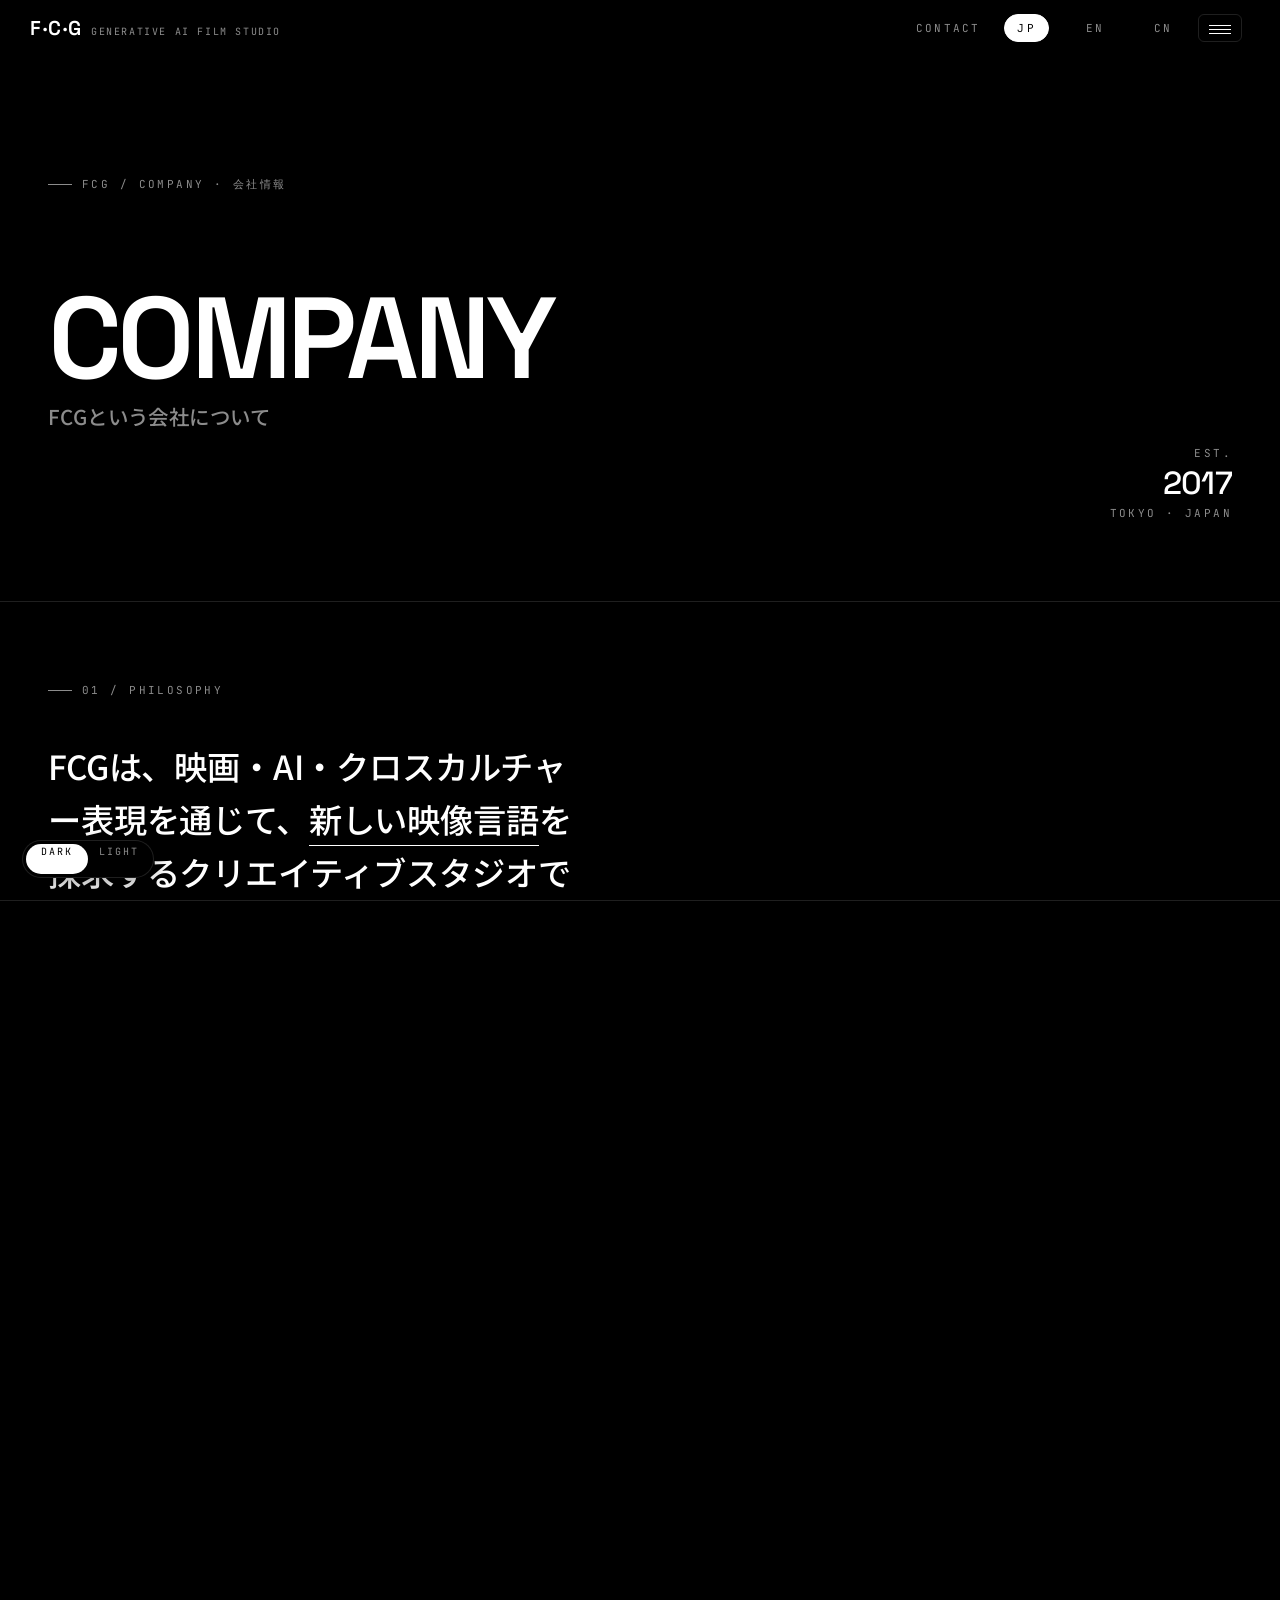
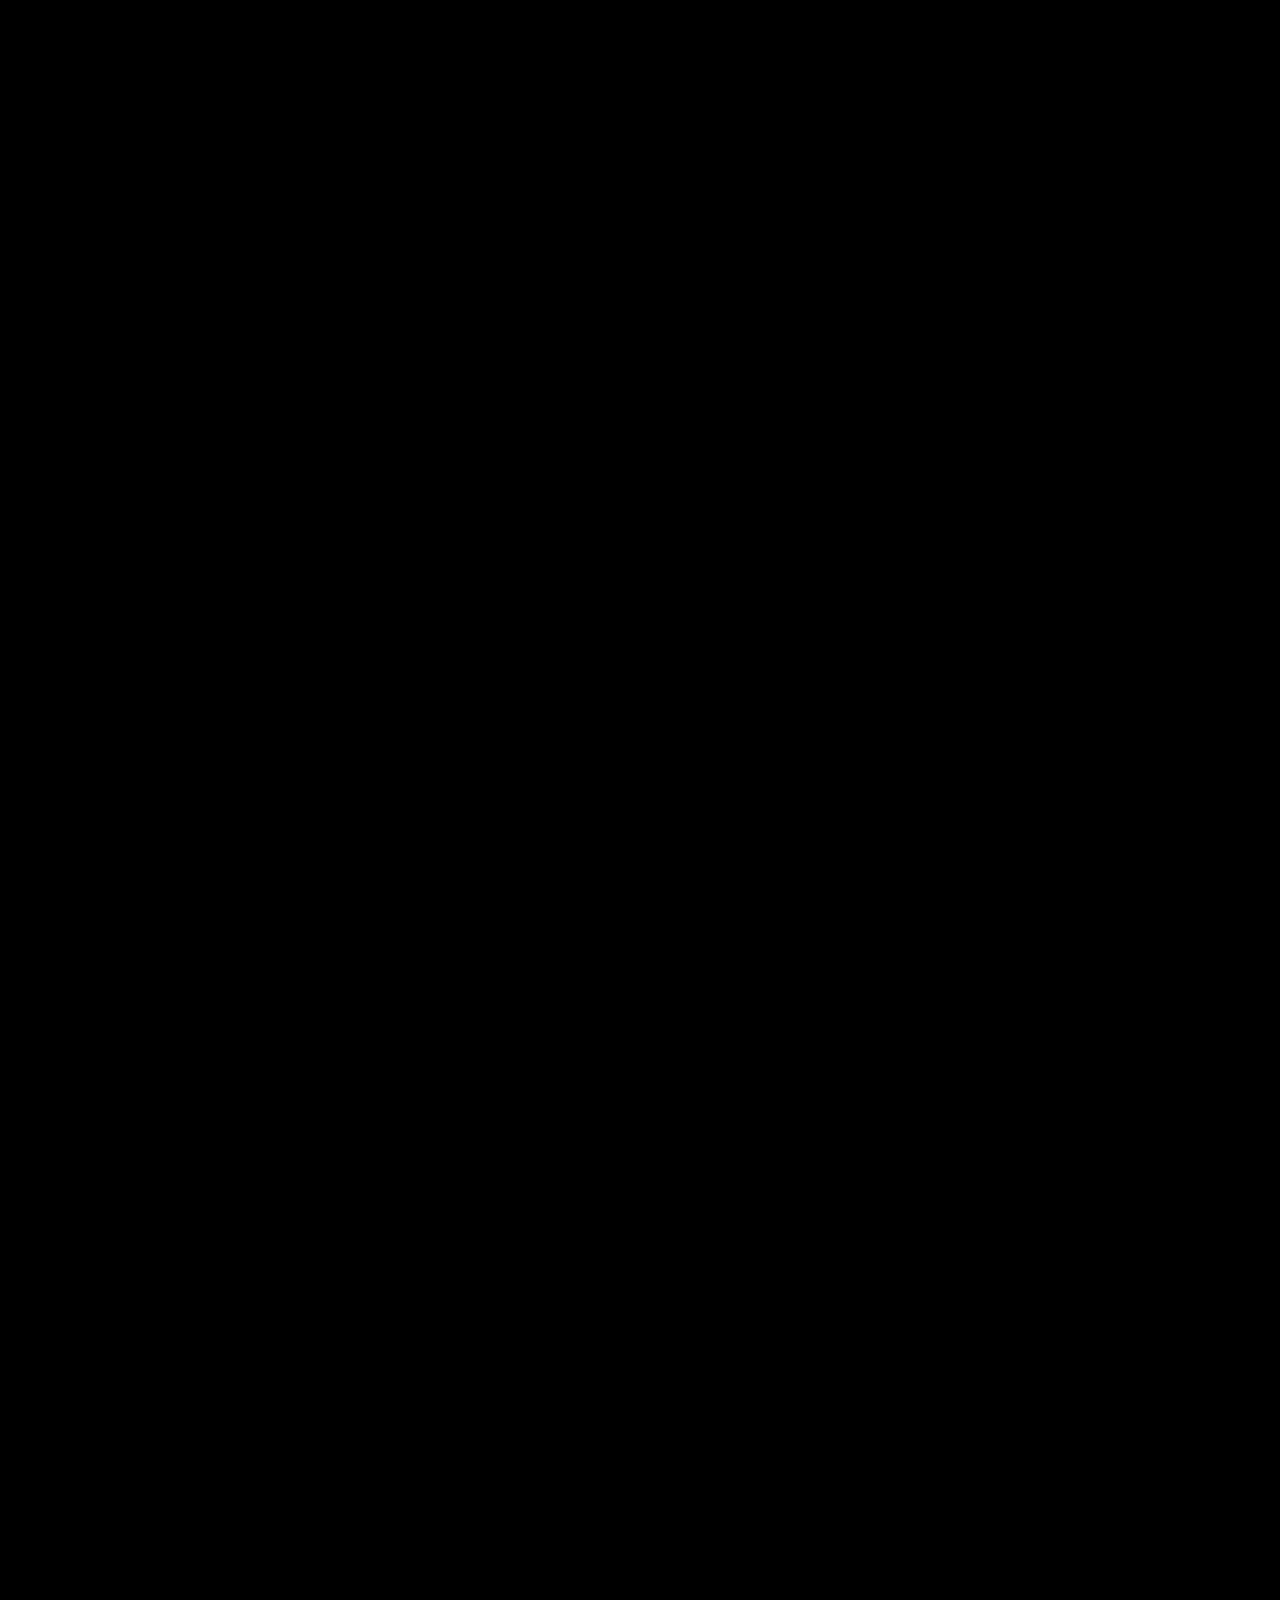
<file: company.html>
<!doctype html>
<html lang="ja" class="is-sub">
<head>
  <meta charset="utf-8">
  <meta name="viewport" content="width=device-width, initial-scale=1, viewport-fit=cover">
  <title>会社情報 — FCG</title>
  <link rel="preconnect" href="https://fonts.googleapis.com">
  <link rel="preconnect" href="https://fonts.gstatic.com" crossorigin>
  <link href="https://fonts.googleapis.com/css2?family=Space+Grotesk:wght@300;400;500;600;700&family=Noto+Sans+JP:wght@300;400;500;600;700&family=JetBrains+Mono:wght@400;500&display=swap" rel="stylesheet">
  <link rel="stylesheet" href="css/tokens.css">
  <link rel="stylesheet" href="css/main.css">
  <link rel="stylesheet" href="css/fcg.css">
</head>
<body data-screen-label="04 Company">

<button class="c-gnav__trigger" id="burger" aria-label="メニュー">
  <span class="line"></span><span class="line"></span><span class="line"></span>
</button>

<header class="c-header">
  <a href="index.html" class="c-header__logo" data-page>
    <span class="mark-text">F·C·G</span>
    <small>Generative AI Film Studio</small>
  </a>
  <nav class="c-header__nav">
    <a href="contact.html" data-page data-i18n="header.contact">CONTACT</a>
    <button type="button" class="lang-pick" data-lang="jp">JP</button><button type="button" class="lang-pick" data-lang="en">EN</button><button type="button" class="lang-pick" data-lang="cn">CN</button>
  </nav>
</header>

<main class="p-sub">
  <section class="p-sub__hero">
    <div>
      <div class="p-sub__crumb" data-i18n="company.crumb">FCG / Company · 会社情報</div>
      <h1 class="p-sub__h" data-i18n="company.h1">Company<span class="jp">FCGという会社について</span></h1>
    </div>
    <div class="p-sub__count" data-i18n="company.count">EST. <b>2017</b>Tokyo · Japan</div>
  </section>

  <section class="p-sub__section">
    <div class="p-sub__sectionHead" data-i18n="company.philosophy.head">01 / Philosophy</div>
    <p class="p-about__lead is-jp" data-i18n="company.philosophy.lead">
      FCGは、映画・AI・クロスカルチャー表現を通じて、<em>新しい映像言語</em>を探求するクリエイティブスタジオです。ニューラルな道具と古典的な映画文法を縫いあわせ、東京を拠点に、日中をまたぐプロジェクトをかたちにしています。
    </p>
    <div class="p-about__grid">
      <p class="is-jp" data-i18n="company.philosophy.p1"><strong>つくるもの。</strong>AIフィルム、コマーシャル／ブランドフィルム、ヴァーティカル・ショートドラマを軸に、日中越境のプロダクションと、企業向けのAIワークフロー導入支援も行います。</p>
      <p class="is-jp" data-i18n="company.philosophy.p2"><strong>つくりかた。</strong>カスタム拡散モデルとHoudini／コンポジット工程を組み合わせ、フレーム単位で制御可能な映像をつくります。コンテと演出はディレクターが責任を持ちます。</p>
      <p class="is-jp" data-i18n="company.philosophy.p3"><strong>規模感。</strong>少人数の固定チーム＋プロジェクトごとのコラボレーター。深く関与し、最後まで仕上げきれる仕事を選びます。</p>
      <p class="is-jp" data-i18n="company.philosophy.p4"><strong>姿勢。</strong>素材の出どころと権利の所在を明確にし、出演者・作家へ正当に還元します。学習データとモデル選定は案件ごとに合意書を交わします。</p>
    </div>
  </section>

  <section class="p-sub__section">
    <div class="p-sub__sectionHead" data-i18n="company.info.head">02 / Information</div>
    <dl class="p-company__info">
      <dt>商号 / Name</dt>
      <dd>株式会社エフ・シー・ジー<small>FCG Inc.</small></dd>
      <dt>会社法人等番号 / Corporate Number</dt>
      <dd>0200-01-121161</dd>
      <dt>設立 / Established</dt>
      <dd>平成29年4月24日<small>April 24, 2017</small></dd>
      <dt>代表取締役 / Representative Director</dt>
      <dd>屈 東升<small>Qu Dongsheng · Founder &amp; CEO</small></dd>
      <dt>本店所在地 / Head Office</dt>
      <dd>東京都千代田区神田須田町一丁目7-1 ウィン神田7F<small>Win Kanda 7F, 1-7-1 Kanda-Sudacho, Chiyoda-ku, Tokyo, Japan</small></dd>
      <dt>資本金 / Capital</dt>
      <dd>500万円<small>JPY 5,000,000</small></dd>
      <dt>発行済株式総数 / Issued Shares</dt>
      <dd>500株 / 発行可能株式総数 1万株</dd>
      <dt>事業内容 / Services</dt>
      <dd>
        AIフィルム制作 / コマーシャル・ブランドフィルム / ヴァーティカル・ショートドラマ / 日中越境プロダクション / AIワークフロー・コンサルティング
        <small>AI Film · Commercial &amp; Brand · Vertical Short Drama · Cross-border (JP/CN) · AI Workflow Consulting</small>
      </dd>
      <dt>連絡先 / Contact</dt>
      <dd>studio@fcg.film</dd>
    </dl>
  </section>

  <section class="p-sub__section">
    <div class="p-sub__sectionHead" data-i18n="company.services.head">03 / Services</div>
    <div class="p-about__grid">
      <p class="is-jp" data-i18n="company.svc.film"><strong>AI Film Production.</strong>短編・長編・実験作品まで、生成AIを核に据えた映像制作。コンセプト開発からポストまで一貫対応。</p>
      <p class="is-jp" data-i18n="company.svc.commercial"><strong>Commercial &amp; Brand Films.</strong>ブランドの世界観をAI／実写／3DCGの最適な組み合わせで具体化する、コマーシャル領域のディレクション。</p>
      <p class="is-jp" data-i18n="company.svc.vertical"><strong>Vertical Short Drama.</strong>縦型短編ドラマの企画・制作・配信運用。プラットフォーム特性に最適化したシリーズ設計。</p>
      <p class="is-jp" data-i18n="company.svc.cross"><strong>Cross-border Production (JP / CN).</strong>東京と中国主要都市を結ぶ越境プロダクション。キャスティング・ロケ・許認可・字幕／吹替まで対応。</p>
      <p class="is-jp" data-i18n="company.svc.consulting"><strong>AI Workflow Consulting.</strong>制作会社・ブランド向けにAIパイプラインの内製化を支援。ツール選定、運用ガバナンス、社内研修まで。</p>
    </div>
  </section>
</main>

<nav class="c-gnav" id="gnav" aria-hidden="true">
  <aside class="c-gnav__sns">
    <a href="#">Instagram</a><a href="#">Vimeo</a><a href="#">X</a><a href="#">Behance</a>
  </aside>
  <div class="c-gnav__body">
    <div class="c-gnav__col"><h6 data-i18n="nav.contents">Contents · 01</h6><ul>
      <li><a href="index.html"  data-page><span class="num">01</span><span class="lbl" data-i18n="nav.home.lbl">Home<span class="jp">ホーム</span></span></a></li>
      <li><a href="news.html"   data-page><span class="num">02</span><span class="lbl" data-i18n="nav.news.lbl">News<span class="jp">ニュース</span></span></a></li>
      <li><a href="member.html" data-page><span class="num">03</span><span class="lbl" data-i18n="nav.member.lbl">Member<span class="jp">メンバー</span></span></a></li>
    </ul></div>
    <div class="c-gnav__col"><h6 data-i18n="nav.about">About · 02</h6><ul>
      <li><a href="company.html" data-page><span class="num">04</span><span class="lbl" data-i18n="nav.company.lbl">Company<span class="jp">会社情報</span></span></a></li>
      <li><a href="recruit.html" data-page><span class="num">05</span><span class="lbl" data-i18n="nav.recruit.lbl">Recruit<span class="jp">採用情報</span></span></a></li>
    </ul></div>
    <div class="c-gnav__col"><h6 data-i18n="nav.inquiry">Inquiry · 03</h6><ul>
      <li><a href="contact.html" data-page><span class="num">06</span><span class="lbl" data-i18n="nav.contact.lbl">Contact<span class="jp">お問い合わせ</span></span></a></li>
    </ul></div>
    <div class="c-gnav__addr">
      <div class="blk"><b data-i18n="addr.office">Tokyo · Head Office</b>Win Kanda 7F, 1-7-1 Kanda-Sudacho,<br>Chiyoda-ku, Tokyo · Japan<br><span class="jp">東京都千代田区神田須田町一丁目7-1<br>ウィン神田7F</span></div>
      <div class="blk"><b data-i18n="addr.rep">Representative Director</b>Qu Dongsheng · Founder &amp; CEO<br><span class="jp">代表取締役　屈 東升</span><br>studio@fcg.film</div>
    </div>
  </div>
</nav>

<div class="c-cover is-in"></div>

<style>
.c-header__logo { display:inline-flex; align-items:baseline; gap:8px; color:var(--color-fg); }
.c-header__logo .mark-text { font-family:var(--font-display-sans); font-weight:600; font-size:20px; letter-spacing:.08em; }
.c-header__logo small { font-family:var(--font-mono); font-size:10px; letter-spacing:.16em; color:var(--dim); text-transform:uppercase; }
.c-header__nav { display:flex; gap:24px; font-family:var(--font-mono); font-size:11px; letter-spacing:.2em; color:var(--dim); text-transform:uppercase; }
.c-header__nav a { transition:color .3s var(--ease-hover); }
.c-header__nav a:hover { color:var(--fg); }
</style>

<script src="js/main.js?v=20261111a"></script>
</body>
</html>
</file>
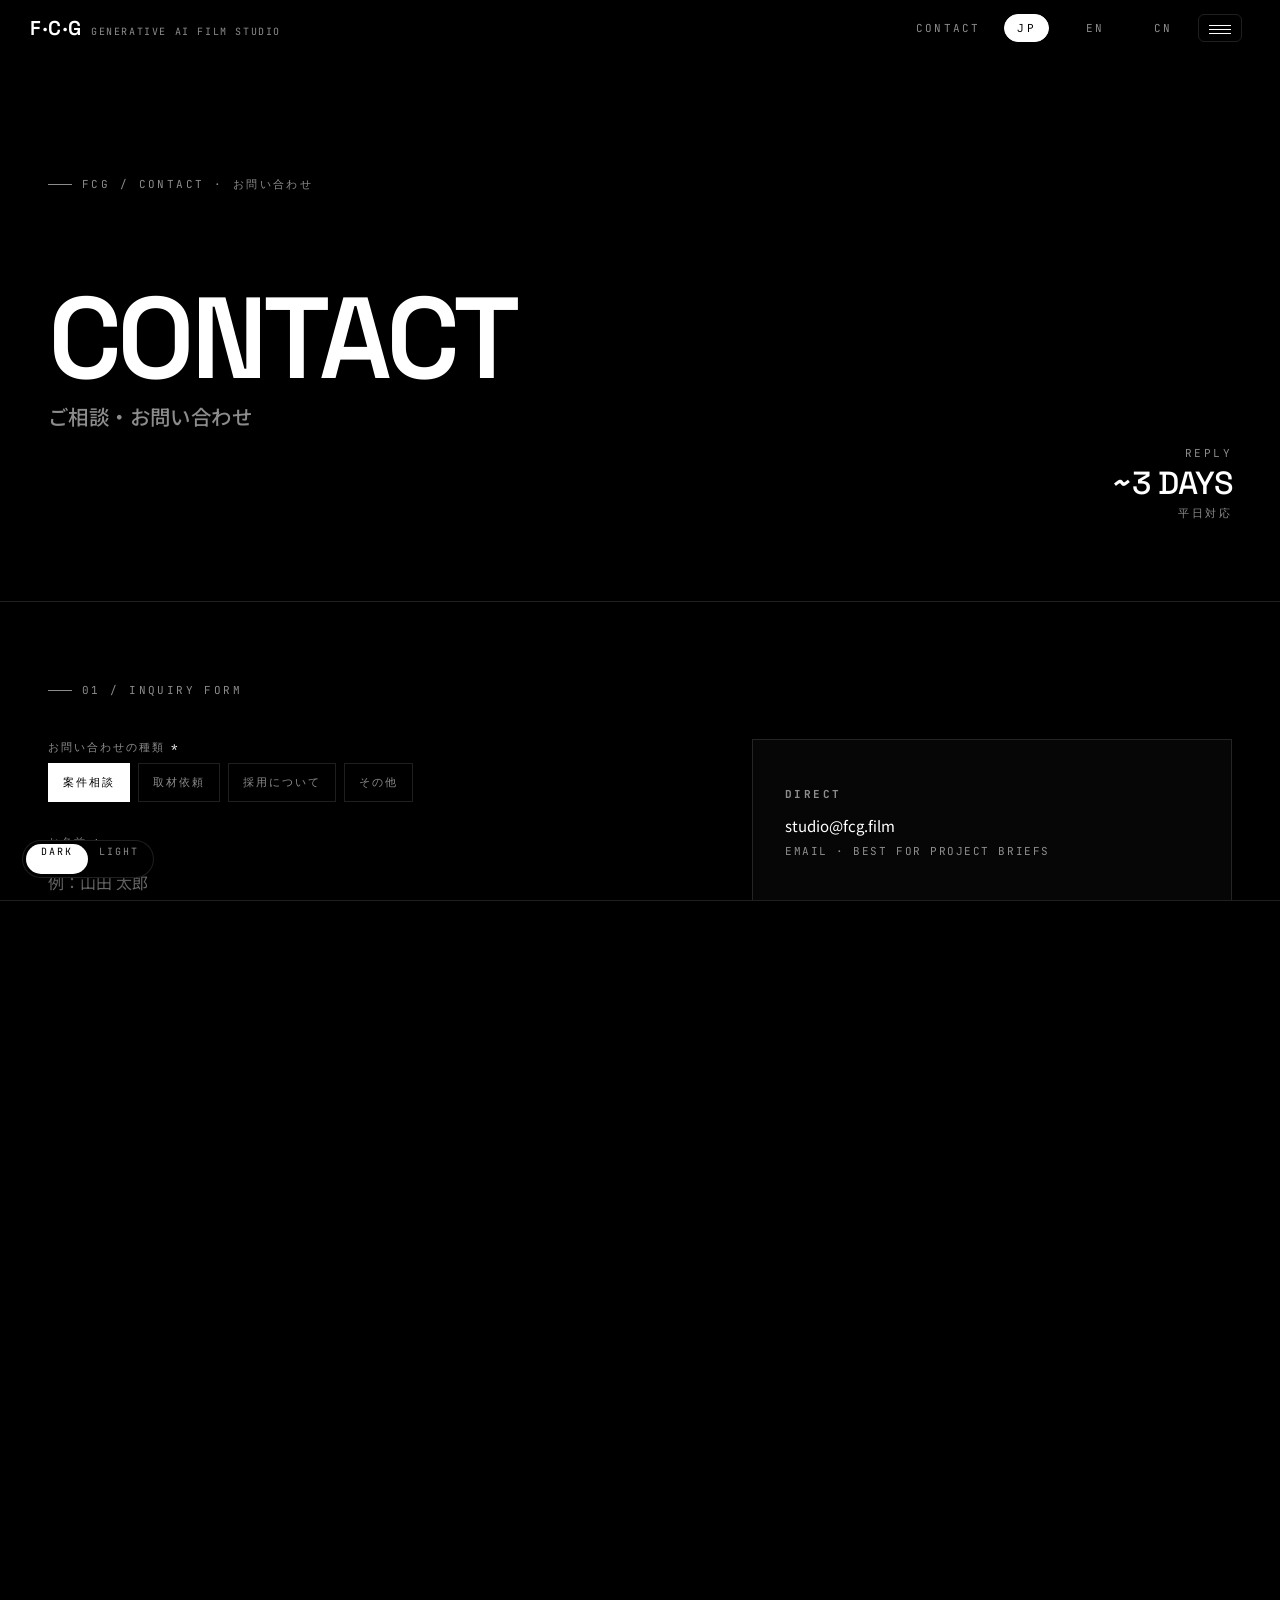
<file: contact.html>
<!doctype html>
<html lang="ja" class="is-sub">
<head>
  <meta charset="utf-8">
  <meta name="viewport" content="width=device-width, initial-scale=1, viewport-fit=cover">
  <title>お問い合わせ — FCG</title>
  <link rel="preconnect" href="https://fonts.googleapis.com">
  <link rel="preconnect" href="https://fonts.gstatic.com" crossorigin>
  <link href="https://fonts.googleapis.com/css2?family=Space+Grotesk:wght@300;400;500;600;700&family=Noto+Sans+JP:wght@300;400;500;600;700&family=JetBrains+Mono:wght@400;500&display=swap" rel="stylesheet">
  <link rel="stylesheet" href="css/tokens.css">
  <link rel="stylesheet" href="css/main.css">
  <link rel="stylesheet" href="css/fcg.css">
</head>
<body data-screen-label="06 Contact">

<button class="c-gnav__trigger" id="burger" aria-label="メニュー">
  <span class="line"></span><span class="line"></span><span class="line"></span>
</button>

<header class="c-header">
  <a href="index.html" class="c-header__logo" data-page>
    <span class="mark-text">F·C·G</span>
    <small>Generative AI Film Studio</small>
  </a>
  <nav class="c-header__nav">
    <a href="contact.html" data-page data-i18n="header.contact">CONTACT</a>
    <button type="button" class="lang-pick" data-lang="jp">JP</button><button type="button" class="lang-pick" data-lang="en">EN</button><button type="button" class="lang-pick" data-lang="cn">CN</button>
  </nav>
</header>

<main class="p-sub">
  <section class="p-sub__hero">
    <div>
      <div class="p-sub__crumb" data-i18n="contact.crumb">FCG / Contact · お問い合わせ</div>
      <h1 class="p-sub__h" data-i18n="contact.h1">Contact<span class="jp">ご相談・お問い合わせ</span></h1>
    </div>
    <div class="p-sub__count" data-i18n="contact.count">REPLY <b>~3 days</b>平日対応</div>
  </section>

  <section class="p-sub__section">
    <div class="p-sub__sectionHead" data-i18n="contact.form.head">01 / Inquiry form</div>
    <div class="p-contact__wrap">
      <form class="p-contact__form" id="contactForm" novalidate>
        <div class="p-contact__field">
          <label>お問い合わせの種類<span class="req">*</span></label>
          <div class="p-contact__radio">
            <input type="radio" id="kind-work"    name="type" value="案件相談"    checked><label for="kind-work">案件相談</label>
            <input type="radio" id="kind-press"   name="type" value="取材依頼"><label for="kind-press">取材依頼</label>
            <input type="radio" id="kind-recruit" name="type" value="採用について"><label for="kind-recruit">採用について</label>
            <input type="radio" id="kind-other"   name="type" value="その他"><label for="kind-other">その他</label>
          </div>
        </div>
        <div class="p-contact__field">
          <label for="cf-name">お名前<span class="req">*</span></label>
          <input id="cf-name"    name="name"    type="text"  placeholder="例：山田 太郎" required>
        </div>
        <div class="p-contact__field">
          <label for="cf-company">会社・所属（任意）</label>
          <input id="cf-company" name="company" type="text"  placeholder="例：株式会社○○">
        </div>
        <div class="p-contact__field">
          <label for="cf-email">メールアドレス<span class="req">*</span></label>
          <input id="cf-email"   name="email"   type="email" placeholder="example@domain.com" required>
        </div>
        <div class="p-contact__field">
          <label for="cf-message">ご相談内容<span class="req">*</span></label>
          <textarea id="cf-message" name="message" placeholder="プロジェクトの概要、目的、想定スケジュール、参考映像などをお書きください。" required></textarea>
        </div>
        <button type="submit" class="p-contact__submit" id="cf-submit">送信する</button>
        <p class="p-contact__status" id="cf-status" aria-live="polite"></p>
      </form>

      <aside class="p-contact__info">
        <div>
          <h4>Direct</h4>
          <div class="line">studio@fcg.film<small>Email · best for project briefs</small></div>
        </div>
        <div>
          <h4>Head Office</h4>
          <div class="line">東京都千代田区神田須田町一丁目7-1 ウィン神田7F<small>Win Kanda 7F, 1-7-1 Kanda-Sudacho, Chiyoda-ku, Tokyo · Japan</small></div>
        </div>
        <div>
          <h4>Hours</h4>
          <div class="line">平日 10:00 – 19:00<small>JST · Reply within ~3 business days</small></div>
        </div>
        <div>
          <h4>Social</h4>
          <div class="line">Instagram / Vimeo / X / Behance<small>@fcg.studio (placeholder)</small></div>
        </div>
      </aside>
    </div>
  </section>
</main>

<nav class="c-gnav" id="gnav" aria-hidden="true">
  <aside class="c-gnav__sns"><a href="#">Instagram</a><a href="#">Vimeo</a><a href="#">X</a><a href="#">Behance</a></aside>
  <div class="c-gnav__body">
    <div class="c-gnav__col"><h6 data-i18n="nav.contents">Contents · 01</h6><ul>
      <li><a href="index.html"  data-page><span class="num">01</span><span class="lbl" data-i18n="nav.home.lbl">Home<span class="jp">ホーム</span></span></a></li>
      <li><a href="news.html"   data-page><span class="num">02</span><span class="lbl" data-i18n="nav.news.lbl">News<span class="jp">ニュース</span></span></a></li>
      <li><a href="member.html" data-page><span class="num">03</span><span class="lbl" data-i18n="nav.member.lbl">Member<span class="jp">メンバー</span></span></a></li>
    </ul></div>
    <div class="c-gnav__col"><h6 data-i18n="nav.about">About · 02</h6><ul>
      <li><a href="company.html" data-page><span class="num">04</span><span class="lbl" data-i18n="nav.company.lbl">Company<span class="jp">会社情報</span></span></a></li>
      <li><a href="recruit.html" data-page><span class="num">05</span><span class="lbl" data-i18n="nav.recruit.lbl">Recruit<span class="jp">採用情報</span></span></a></li>
    </ul></div>
    <div class="c-gnav__col"><h6 data-i18n="nav.inquiry">Inquiry · 03</h6><ul>
      <li><a href="contact.html" data-page><span class="num">06</span><span class="lbl" data-i18n="nav.contact.lbl">Contact<span class="jp">お問い合わせ</span></span></a></li>
    </ul></div>
    <div class="c-gnav__addr">
      <div class="blk"><b data-i18n="addr.office">Tokyo · Head Office</b>Win Kanda 7F, 1-7-1 Kanda-Sudacho,<br>Chiyoda-ku, Tokyo · Japan<br><span class="jp">東京都千代田区神田須田町一丁目7-1<br>ウィン神田7F</span></div>
      <div class="blk"><b data-i18n="addr.rep">Representative Director</b>Qu Dongsheng · Founder &amp; CEO<br><span class="jp">代表取締役　屈 東升</span><br>studio@fcg.film</div>
    </div>
  </div>
</nav>

<div class="c-cover is-in"></div>

<script src="js/main.js?v=20261111a"></script>
<script>
  /* === Contact form → Cloudflare Worker ===
   * Live endpoint. Worker source lives in fcg-contact-worker/ next to
   * this repo. Replace with custom domain once it's bound. */
  const FCG_CONTACT_ENDPOINT = 'https://fcg-contact.engineerit.workers.dev/';

  (function () {
    const form    = document.getElementById('contactForm');
    const status  = document.getElementById('cf-status');
    const submit  = document.getElementById('cf-submit');
    if (!form || !status || !submit) return;

    function setStatus(msg, kind) {
      status.textContent = msg;
      status.dataset.kind = kind || '';
    }

    form.addEventListener('submit', async (e) => {
      e.preventDefault();
      if (!form.reportValidity()) return;

      // Block submission if endpoint hasn't been set yet
      if (/REPLACE_ME/.test(FCG_CONTACT_ENDPOINT)) {
        setStatus('お問い合わせフォームを準備中です。studio@fcg.film まで直接ご連絡ください。', 'warn');
        return;
      }

      submit.disabled = true;
      const original = submit.textContent;
      submit.textContent = '送信中…';
      setStatus('', '');

      try {
        const fd   = new FormData(form);
        const resp = await fetch(FCG_CONTACT_ENDPOINT, { method: 'POST', body: fd });
        const json = await resp.json().catch(() => ({}));
        if (resp.ok && json.ok) {
          form.reset();
          setStatus('送信完了。3 営業日以内にご連絡いたします。', 'ok');
        } else {
          setStatus('送信失敗：' + (json.error || resp.status), 'err');
        }
      } catch (err) {
        setStatus('送信失敗：ネットワークエラー', 'err');
      } finally {
        submit.disabled = false;
        submit.textContent = original;
      }
    });
  })();
</script>
</body>
</html>
</file>
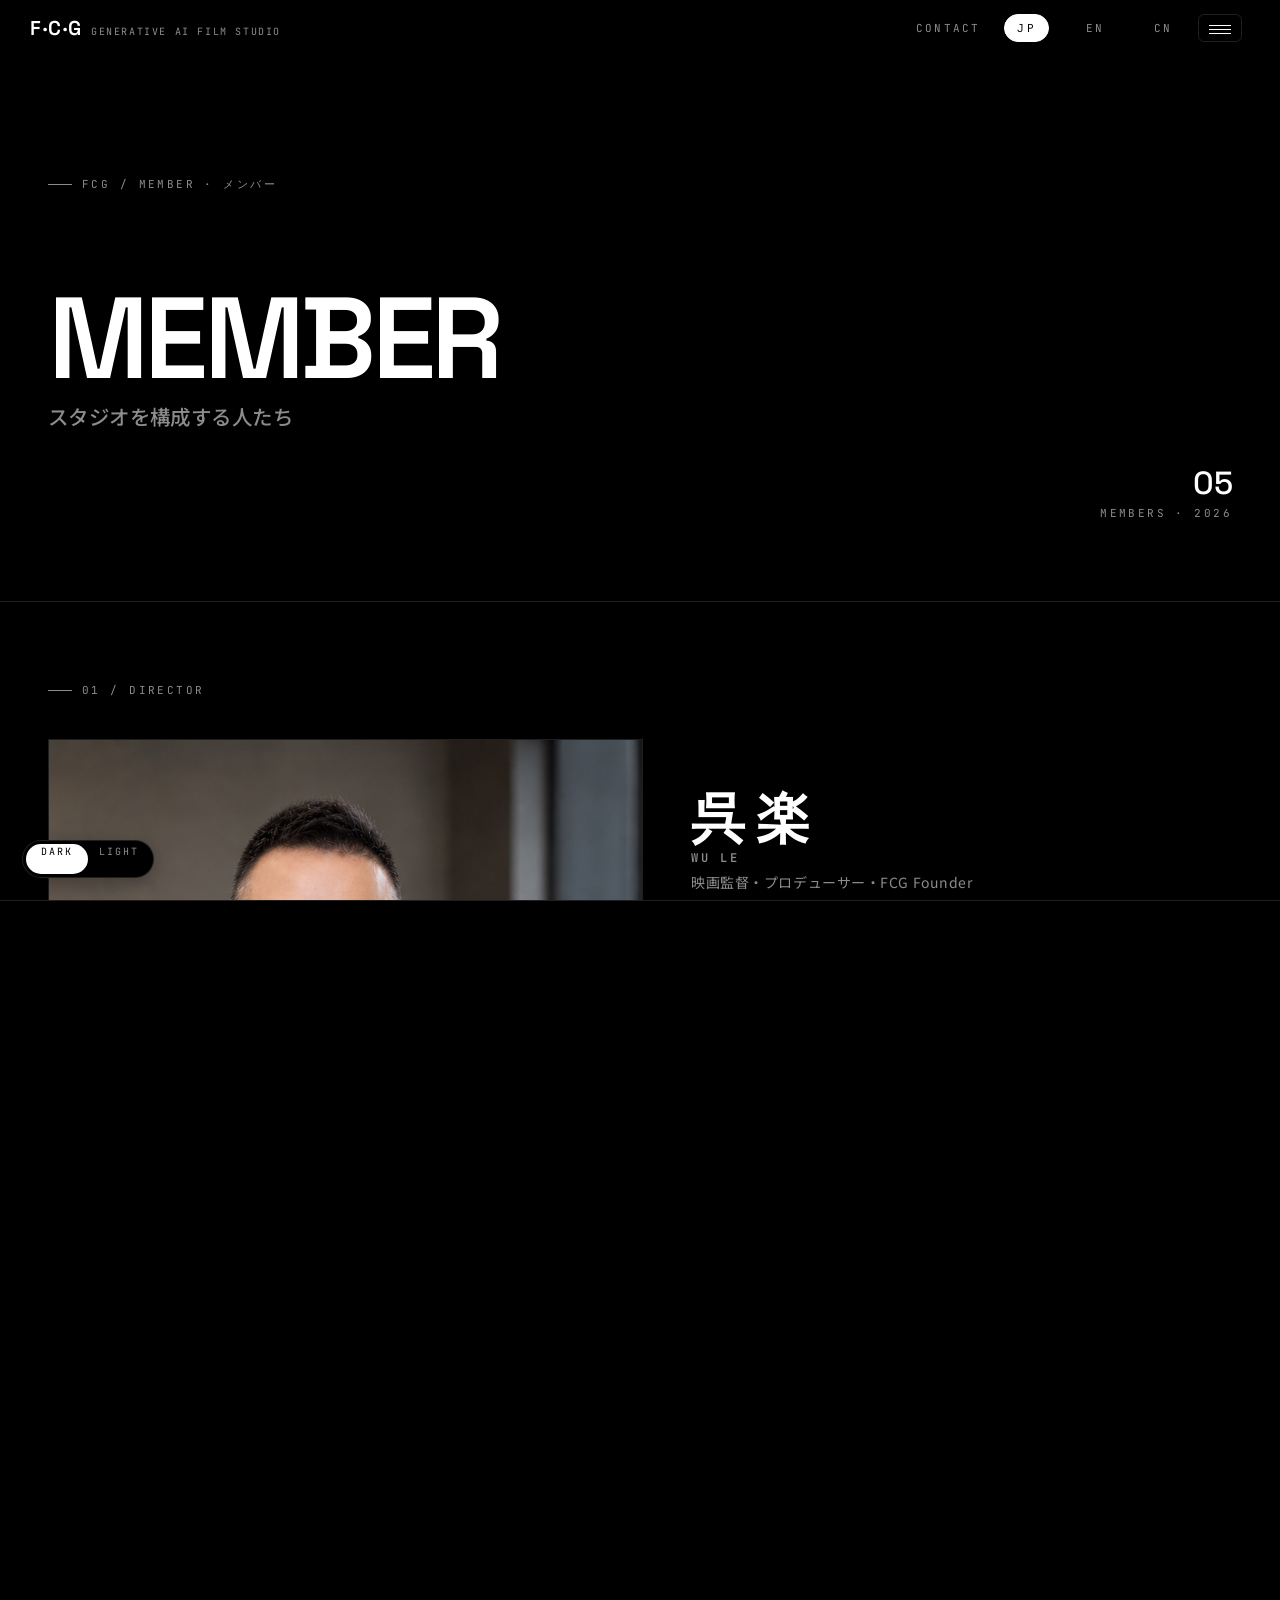
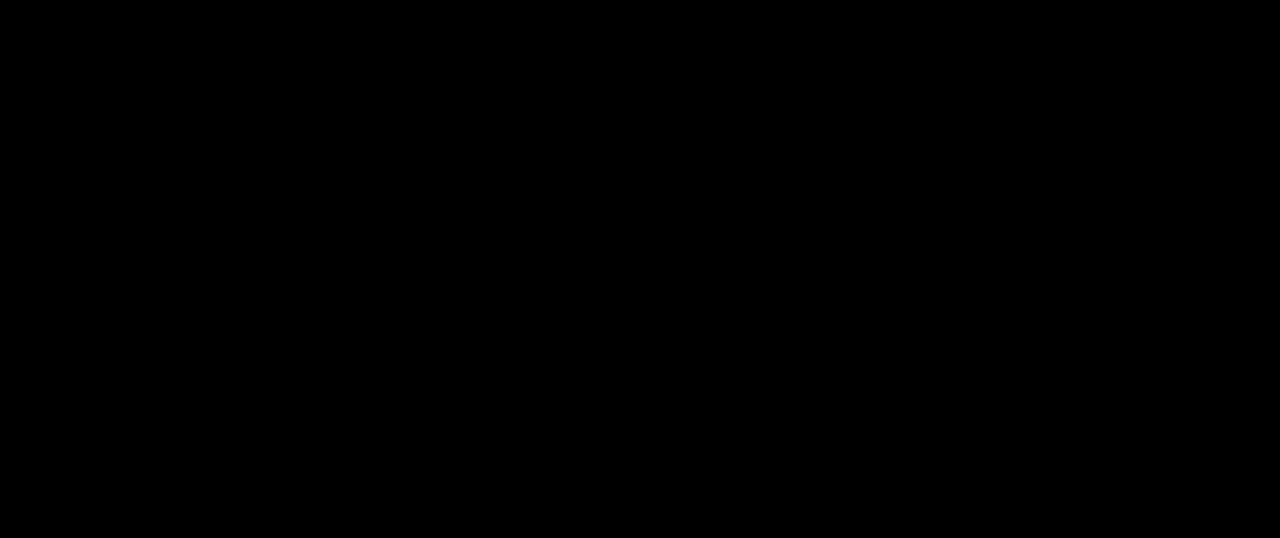
<file: member.html>
<!doctype html>
<html lang="ja" class="is-sub">
<head>
  <meta charset="utf-8">
  <meta name="viewport" content="width=device-width, initial-scale=1, viewport-fit=cover">
  <title>メンバー — FCG</title>
  <link rel="preconnect" href="https://fonts.googleapis.com">
  <link rel="preconnect" href="https://fonts.gstatic.com" crossorigin>
  <link href="https://fonts.googleapis.com/css2?family=Space+Grotesk:wght@300;400;500;600;700&family=Noto+Sans+JP:wght@300;400;500;600;700&family=JetBrains+Mono:wght@400;500&display=swap" rel="stylesheet">
  <link rel="stylesheet" href="css/tokens.css">
  <link rel="stylesheet" href="css/main.css">
  <link rel="stylesheet" href="css/fcg.css">
</head>
<body data-screen-label="03 Member">

<button class="c-gnav__trigger" id="burger" aria-label="メニュー">
  <span class="line"></span><span class="line"></span><span class="line"></span>
</button>

<header class="c-header">
  <a href="index.html" class="c-header__logo" data-page>
    <span class="mark-text">F·C·G</span>
    <small>Generative AI Film Studio</small>
  </a>
  <nav class="c-header__nav">
    <a href="contact.html" data-page data-i18n="header.contact">CONTACT</a>
    <button type="button" class="lang-pick" data-lang="jp">JP</button><button type="button" class="lang-pick" data-lang="en">EN</button><button type="button" class="lang-pick" data-lang="cn">CN</button>
  </nav>
</header>

<main class="p-sub">
  <section class="p-sub__hero">
    <div>
      <div class="p-sub__crumb" data-i18n="member.crumb">FCG / Member · メンバー</div>
      <h1 class="p-sub__h" data-i18n="member.h1">Member<span class="jp">スタジオを構成する人たち</span></h1>
    </div>
    <div class="p-sub__count" data-i18n="member.count"><b>05</b>members · 2026</div>
  </section>

  <section class="p-sub__section">
    <div class="p-sub__sectionHead" data-i18n="member.director.head">01 / Director</div>
    <div class="p-member__feature">
      <div class="p-member__portrait p-member__portrait--has-image">
        <img src="img/member/wule.jpg" alt="Wu Le · Filmmaker / FCG Founder">
      </div>
      <div class="p-member__bio">
        <h3 data-i18n="member.director.name">呉 楽<small>Wu Le</small></h3>
        <div class="role is-jp" data-i18n="member.director.role">映画監督・プロデューサー・FCG Founder</div>
        <div class="p-member__bio-body" data-i18n="member.director.body">
          <p class="is-jp">東京藝術大学大学院映像研究科映画専攻修了。現在は東京を拠点に、映画、広告、縦型ドラマ、国際共同制作など幅広い映像プロジェクトに携わっている。</p>
          <p class="is-jp">監督作品は、釜山国際映画祭 New Currents 部門およびシルクロード国際映画祭をはじめとする国際映画祭に選出。</p>
          <p class="is-jp">近年は、人工知能が映画制作と映像表現にもたらす変化に着目し、映画、AI、そして異文化間のストーリーテリングを横断する新たな映像言語の可能性を探求している。</p>
          <p class="is-jp">FCGでは、映画的な表現力と先端技術、そして国際的なコラボレーションを融合した次世代の映像制作モデルの構築に取り組んでいる。</p>
        </div>
      </div>
    </div>
  </section>

  <section class="p-sub__section">
    <div class="p-sub__sectionHead" data-i18n="member.roster.head">02 / Roster</div>
    <div class="p-member__roster">
      <div class="p-member__card">
        <h4>TBD · A</h4>
        <div class="role is-jp">プロデューサー</div>
        <div class="tags"><span>Plan</span><span>Budget</span></div>
      </div>
      <div class="p-member__card">
        <h4>TBD · B</h4>
        <div class="role is-jp">テクニカルディレクター</div>
        <div class="tags"><span>Diffusion</span><span>Pipeline</span></div>
      </div>
      <div class="p-member__card">
        <h4>TBD · C</h4>
        <div class="role is-jp">エンジニア</div>
        <div class="tags"><span>Houdini</span><span>Comp</span></div>
      </div>
      <div class="p-member__card">
        <h4>TBD · D</h4>
        <div class="role is-jp">アシスタント監督</div>
        <div class="tags"><span>Direction</span><span>Edit</span></div>
      </div>
      <div class="p-member__card">
        <h4>TBD · E</h4>
        <div class="role is-jp">サウンドデザイナー</div>
        <div class="tags"><span>Music</span><span>Mix</span></div>
      </div>
    </div>
  </section>
</main>

<nav class="c-gnav" id="gnav" aria-hidden="true">
  <aside class="c-gnav__sns"><a href="#">Instagram</a><a href="#">Vimeo</a><a href="#">X</a><a href="#">Behance</a></aside>
  <div class="c-gnav__body">
    <div class="c-gnav__col"><h6 data-i18n="nav.contents">Contents · 01</h6><ul>
      <li><a href="index.html"  data-page><span class="num">01</span><span class="lbl" data-i18n="nav.home.lbl">Home<span class="jp">ホーム</span></span></a></li>
      <li><a href="news.html"   data-page><span class="num">02</span><span class="lbl" data-i18n="nav.news.lbl">News<span class="jp">ニュース</span></span></a></li>
      <li><a href="member.html" data-page><span class="num">03</span><span class="lbl" data-i18n="nav.member.lbl">Member<span class="jp">メンバー</span></span></a></li>
    </ul></div>
    <div class="c-gnav__col"><h6 data-i18n="nav.about">About · 02</h6><ul>
      <li><a href="company.html" data-page><span class="num">04</span><span class="lbl" data-i18n="nav.company.lbl">Company<span class="jp">会社情報</span></span></a></li>
      <li><a href="recruit.html" data-page><span class="num">05</span><span class="lbl" data-i18n="nav.recruit.lbl">Recruit<span class="jp">採用情報</span></span></a></li>
    </ul></div>
    <div class="c-gnav__col"><h6 data-i18n="nav.inquiry">Inquiry · 03</h6><ul>
      <li><a href="contact.html" data-page><span class="num">06</span><span class="lbl" data-i18n="nav.contact.lbl">Contact<span class="jp">お問い合わせ</span></span></a></li>
    </ul></div>
    <div class="c-gnav__addr">
      <div class="blk"><b data-i18n="addr.office">Tokyo · Head Office</b>Win Kanda 7F, 1-7-1 Kanda-Sudacho,<br>Chiyoda-ku, Tokyo · Japan<br><span class="jp">東京都千代田区神田須田町一丁目7-1<br>ウィン神田7F</span></div>
      <div class="blk"><b data-i18n="addr.rep">Representative Director</b>Qu Dongsheng · Founder &amp; CEO<br><span class="jp">代表取締役　屈 東升</span><br>studio@fcg.film</div>
    </div>
  </div>
</nav>

<div class="c-cover is-in"></div>

<script src="js/main.js?v=20261111a"></script>
</body>
</html>
</file>
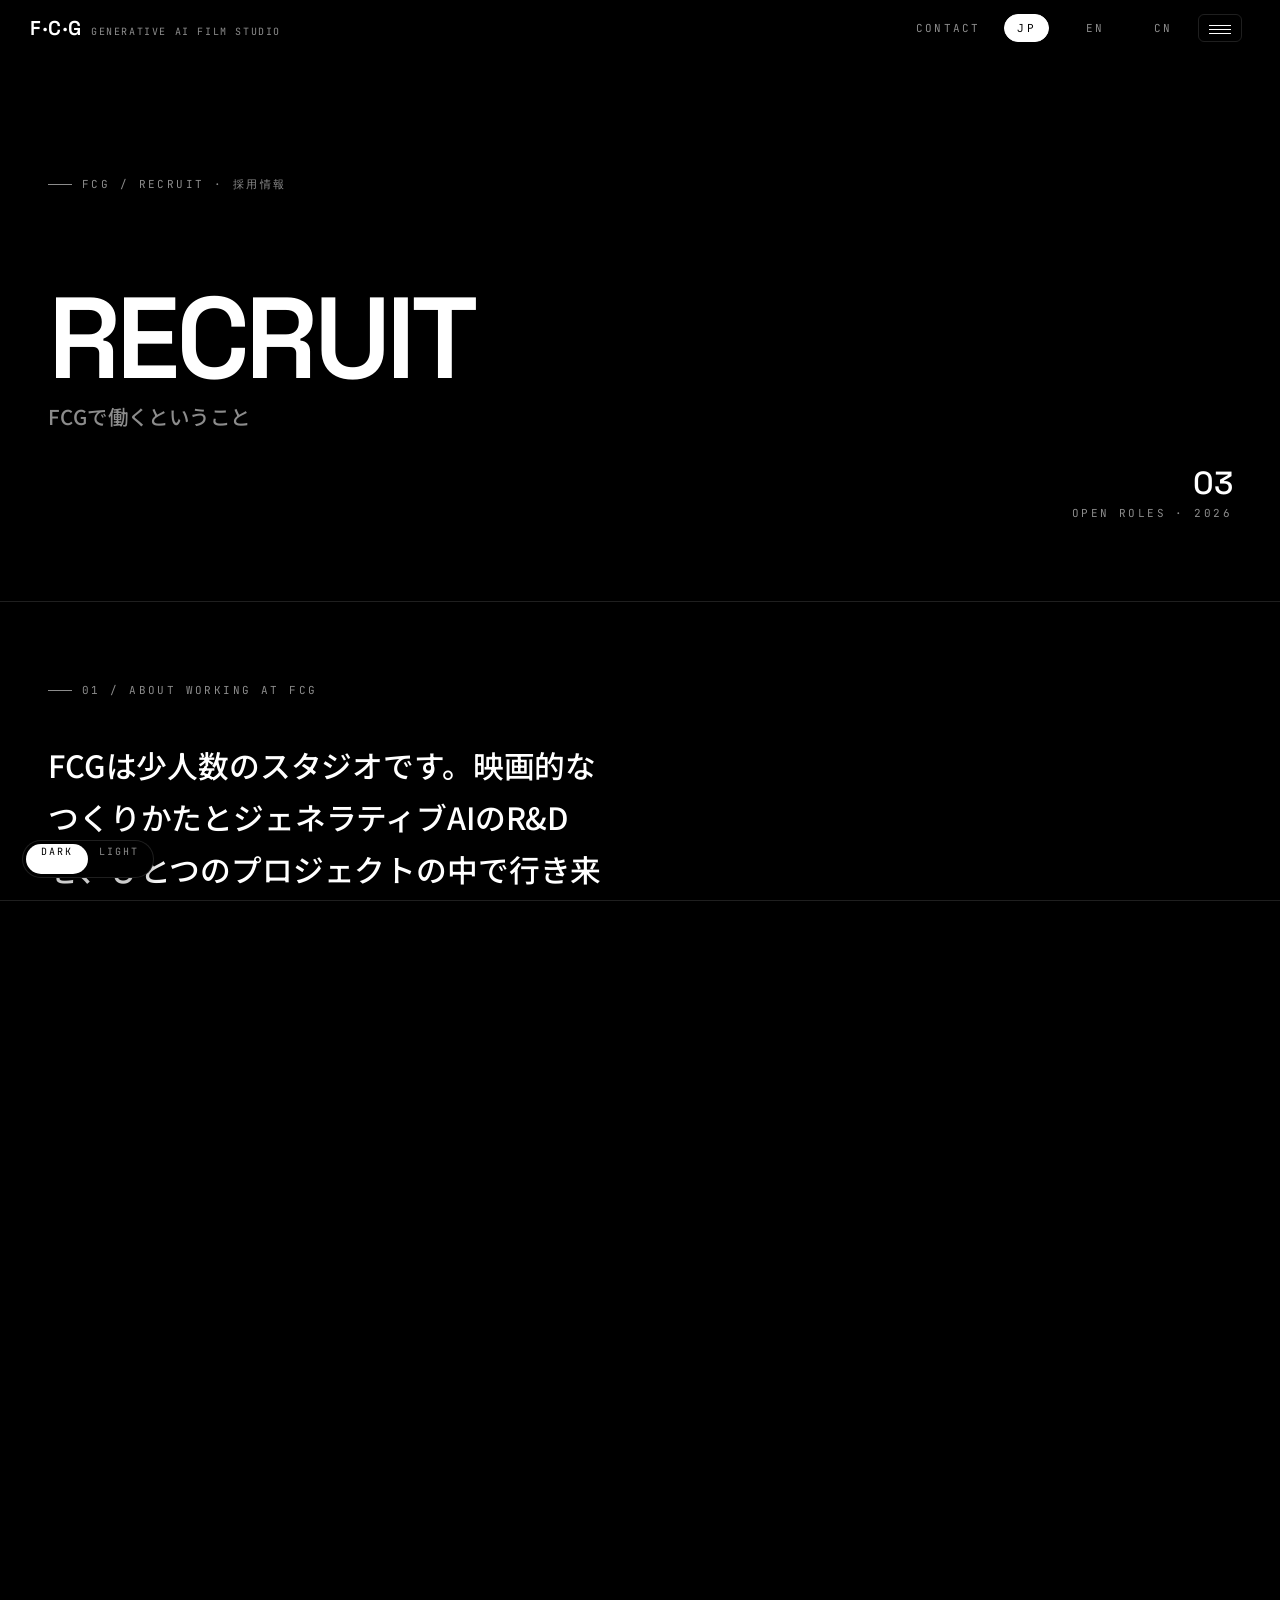
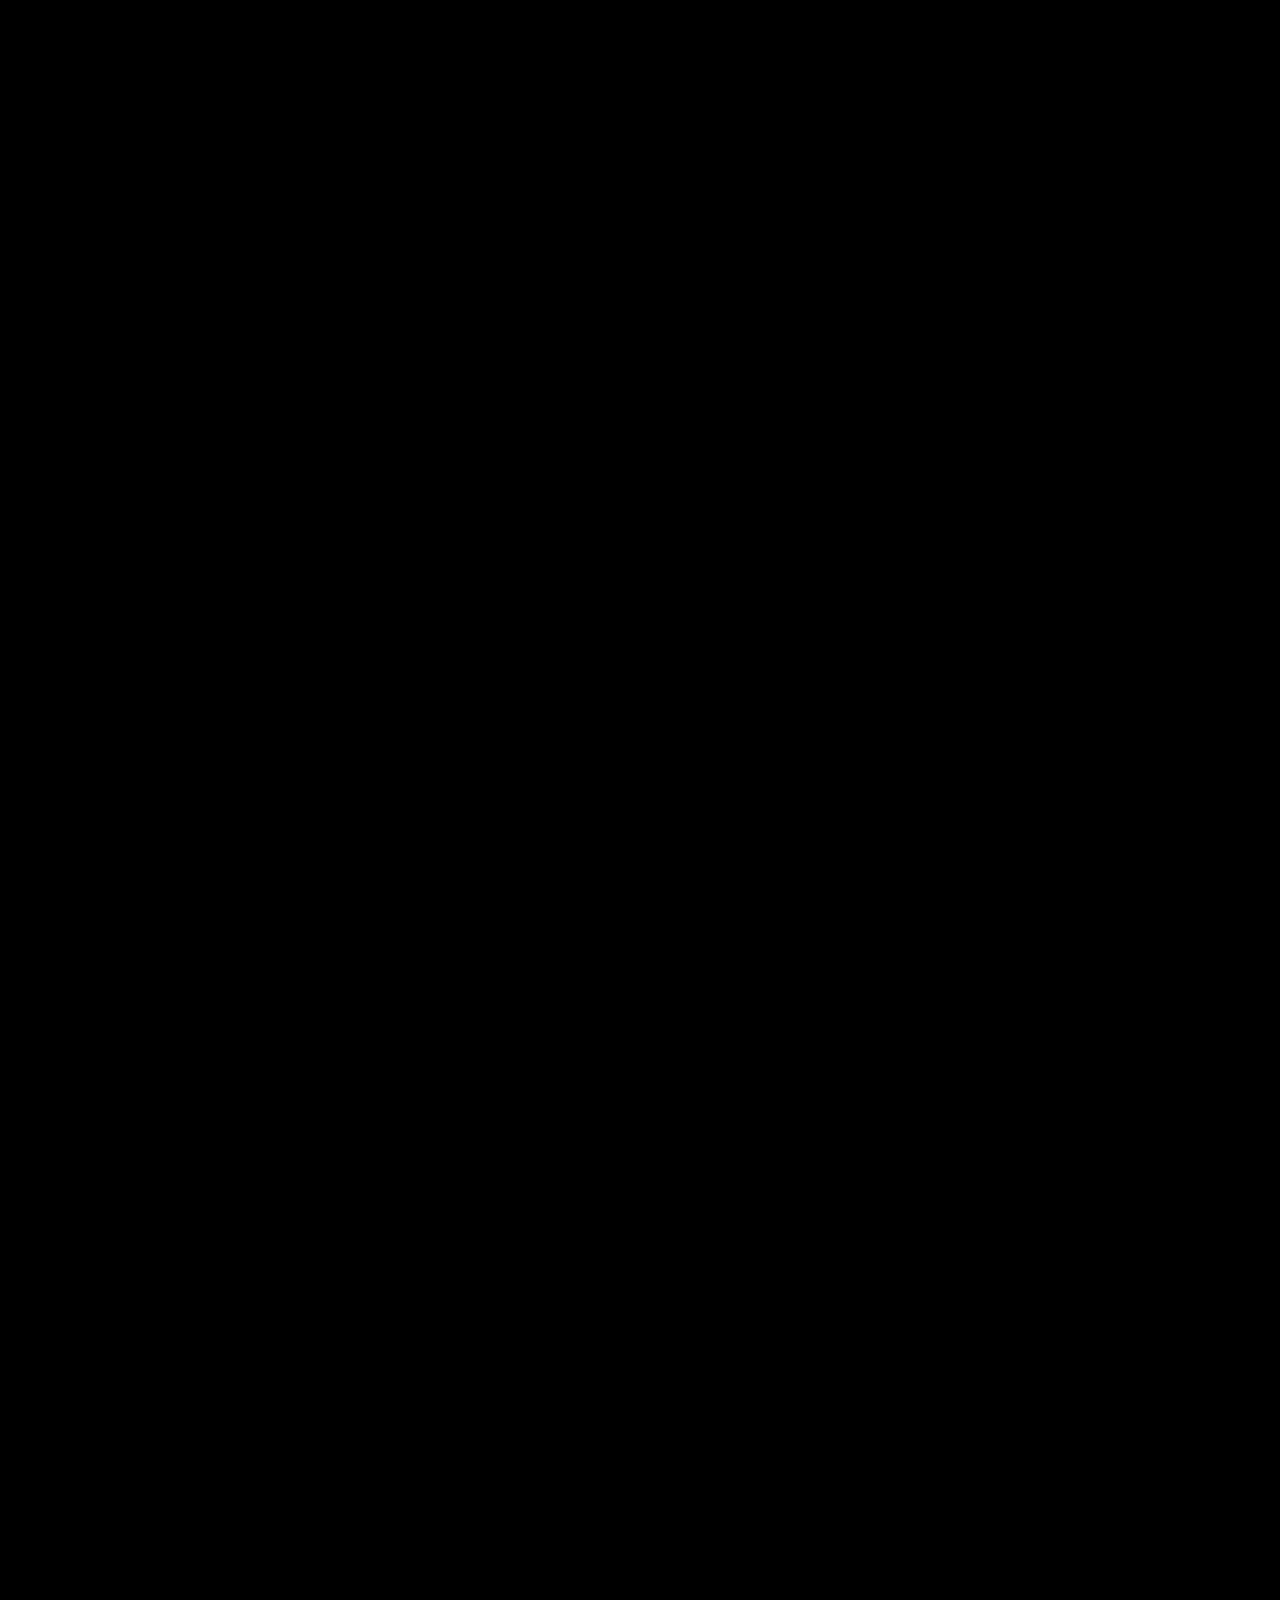
<file: recruit.html>
<!doctype html>
<html lang="ja" class="is-sub">
<head>
  <meta charset="utf-8">
  <meta name="viewport" content="width=device-width, initial-scale=1, viewport-fit=cover">
  <title>採用情報 — FCG</title>
  <link rel="preconnect" href="https://fonts.googleapis.com">
  <link rel="preconnect" href="https://fonts.gstatic.com" crossorigin>
  <link href="https://fonts.googleapis.com/css2?family=Space+Grotesk:wght@300;400;500;600;700&family=Noto+Sans+JP:wght@300;400;500;600;700&family=JetBrains+Mono:wght@400;500&display=swap" rel="stylesheet">
  <link rel="stylesheet" href="css/tokens.css">
  <link rel="stylesheet" href="css/main.css">
  <link rel="stylesheet" href="css/fcg.css">
</head>
<body data-screen-label="05 Recruit">

<button class="c-gnav__trigger" id="burger" aria-label="メニュー">
  <span class="line"></span><span class="line"></span><span class="line"></span>
</button>

<header class="c-header">
  <a href="index.html" class="c-header__logo" data-page>
    <span class="mark-text">F·C·G</span>
    <small>Generative AI Film Studio</small>
  </a>
  <nav class="c-header__nav">
    <a href="contact.html" data-page data-i18n="header.contact">CONTACT</a>
    <button type="button" class="lang-pick" data-lang="jp">JP</button><button type="button" class="lang-pick" data-lang="en">EN</button><button type="button" class="lang-pick" data-lang="cn">CN</button>
  </nav>
</header>

<main class="p-sub">
  <section class="p-sub__hero">
    <div>
      <div class="p-sub__crumb" data-i18n="recruit.crumb">FCG / Recruit · 採用情報</div>
      <h1 class="p-sub__h" data-i18n="recruit.h1">Recruit<span class="jp">FCGで働くということ</span></h1>
    </div>
    <div class="p-sub__count" data-i18n="recruit.count"><b>03</b>open roles · 2026</div>
  </section>

  <section class="p-sub__section">
    <div class="p-sub__sectionHead" data-i18n="recruit.about.head">01 / About working at FCG</div>
    <p class="p-recruit__lead is-jp">
      FCGは少人数のスタジオです。映画的なつくりかたとジェネラティブAIのR&amp;Dを、ひとつのプロジェクトの中で行き来できるメンバーを探しています。経験よりも、好奇心と手を動かす姿勢を重視します。
    </p>
  </section>

  <section class="p-sub__section">
    <div class="p-sub__sectionHead" data-i18n="recruit.roles.head">02 / Open roles</div>
    <div class="p-recruit__list">
      <div class="p-recruit__item">
        <div class="p-recruit__num">01</div>
        <div class="p-recruit__role">
          <h3>AI Pipeline Engineer</h3>
          <span class="role-jp">AIパイプラインエンジニア</span>
          <p class="is-jp">カスタム拡散モデルの学習・推論パイプラインの設計と運用を担当します。Houdini / Nuke 等のDCCツールとの連携、フレーム単位の置換ワークフロー、seed管理の仕組みづくりが主な仕事です。</p>
          <div class="tags"><span>Python</span><span>PyTorch / Diffusers</span><span>Houdini</span><span>Compositing</span></div>
        </div>
        <a href="contact.html" data-page class="p-recruit__apply">Apply</a>
      </div>
      <div class="p-recruit__item">
        <div class="p-recruit__num">02</div>
        <div class="p-recruit__role">
          <h3>Director / Filmmaker</h3>
          <span class="role-jp">監督 / 映像作家</span>
          <p class="is-jp">短編映画・ミュージックビデオ・ブランドフィルムの監督を担当します。AIに任せきりではなく、構図・演出・コンテに責任を持てる方。年に1〜2本の自主企画を支援する制度があります。</p>
          <div class="tags"><span>Direction</span><span>Storyboard</span><span>Editing</span></div>
        </div>
        <a href="contact.html" data-page class="p-recruit__apply">Apply</a>
      </div>
      <div class="p-recruit__item">
        <div class="p-recruit__num">03</div>
        <div class="p-recruit__role">
          <h3>Producer</h3>
          <span class="role-jp">プロデューサー</span>
          <p class="is-jp">商業案件と自主企画のバランスを取りながら、予算・スケジュール・権利関係を整える役割。出演者・作家・クライアントとの合意形成を担います。映像制作・広告・配信のいずれかでの経験があれば歓迎。</p>
          <div class="tags"><span>Planning</span><span>Negotiation</span><span>Budget</span></div>
        </div>
        <a href="contact.html" data-page class="p-recruit__apply">Apply</a>
      </div>
    </div>
  </section>

  <section class="p-sub__section">
    <div class="p-sub__sectionHead" data-i18n="recruit.cond.head">03 / Conditions</div>
    <dl class="p-company__info">
      <dt>形態 / Type</dt>
      <dd>正社員 / 業務委託（応相談）<small>Full-time · Contract (negotiable)</small></dd>
      <dt>勤務地 / Location</dt>
      <dd>東京・千代田区神田須田町（リモート併用可）<small>Kanda-Sudacho, Chiyoda, Tokyo · Hybrid OK</small></dd>
      <dt>時間 / Hours</dt>
      <dd>裁量労働制（コアタイムあり）<small>Discretionary, with core hours</small></dd>
      <dt>給与 / Salary</dt>
      <dd>能力・経験により決定（年俸制）<small>By experience · Annual</small></dd>
      <dt>選考 / Process</dt>
      <dd>書類 → 面談 2 回 → 制作課題 → 内定<small>Docs → 2 interviews → Task → Offer</small></dd>
    </dl>
  </section>
</main>

<nav class="c-gnav" id="gnav" aria-hidden="true">
  <aside class="c-gnav__sns"><a href="#">Instagram</a><a href="#">Vimeo</a><a href="#">X</a><a href="#">Behance</a></aside>
  <div class="c-gnav__body">
    <div class="c-gnav__col"><h6 data-i18n="nav.contents">Contents · 01</h6><ul>
      <li><a href="index.html"  data-page><span class="num">01</span><span class="lbl" data-i18n="nav.home.lbl">Home<span class="jp">ホーム</span></span></a></li>
      <li><a href="news.html"   data-page><span class="num">02</span><span class="lbl" data-i18n="nav.news.lbl">News<span class="jp">ニュース</span></span></a></li>
      <li><a href="member.html" data-page><span class="num">03</span><span class="lbl" data-i18n="nav.member.lbl">Member<span class="jp">メンバー</span></span></a></li>
    </ul></div>
    <div class="c-gnav__col"><h6 data-i18n="nav.about">About · 02</h6><ul>
      <li><a href="company.html" data-page><span class="num">04</span><span class="lbl" data-i18n="nav.company.lbl">Company<span class="jp">会社情報</span></span></a></li>
      <li><a href="recruit.html" data-page><span class="num">05</span><span class="lbl" data-i18n="nav.recruit.lbl">Recruit<span class="jp">採用情報</span></span></a></li>
    </ul></div>
    <div class="c-gnav__col"><h6 data-i18n="nav.inquiry">Inquiry · 03</h6><ul>
      <li><a href="contact.html" data-page><span class="num">06</span><span class="lbl" data-i18n="nav.contact.lbl">Contact<span class="jp">お問い合わせ</span></span></a></li>
    </ul></div>
    <div class="c-gnav__addr">
      <div class="blk"><b data-i18n="addr.office">Tokyo · Head Office</b>Win Kanda 7F, 1-7-1 Kanda-Sudacho,<br>Chiyoda-ku, Tokyo · Japan<br><span class="jp">東京都千代田区神田須田町一丁目7-1<br>ウィン神田7F</span></div>
      <div class="blk"><b data-i18n="addr.rep">Representative Director</b>Qu Dongsheng · Founder &amp; CEO<br><span class="jp">代表取締役　屈 東升</span><br>studio@fcg.film</div>
    </div>
  </div>
</nav>

<div class="c-cover is-in"></div>

<script src="js/main.js?v=20261111a"></script>
</body>
</html>
</file>
<file: css/tokens.css>
/* ============================================================
 * Design tokens — extracted from pics.tokyo recon
 * ============================================================ */

@font-face {
  font-family: "PICSConduit";
  src: url("../fonts/PICSConduitCustom-BoldItalic.woff") format("woff");
  font-weight: 700;
  font-style: italic;
  font-display: swap;
}

:root {
  /* Colors — strict two-tone */
  --color-bg:           #000000;
  --color-fg:           #ffffff;
  --color-muted:        #999999;
  --color-divider:      #e5e5e5;
  --color-fg-40:        rgba(255, 255, 255, 0.4);
  --color-mark-faint:   rgba(255, 255, 255, 0.08); /* loading mark watermark */

  /* Typography stack */
  --font-jp: "Noto Sans JP", 游ゴシック体, "Yu Gothic", 游ゴシック,
             system-ui, "Hiragino Kaku Gothic ProN", "Hiragino Mincho Pro",
             Meiryo, sans-serif;
  --font-display: "PICSConduit", "Saira Condensed", "Bebas Neue", sans-serif;

  /* Type scale (rounded to closest 2px from real values) */
  --fs-xs:   12px;
  --fs-sm:   14px;
  --fs-md:   16px;
  --fs-lg:   18px;
  --fs-xl:   26px;
  --fs-2xl:  36px;

  /* Letter-spacing — used for ALL CAPS English */
  --tracking-tight:  0.48px;   /* small caps */
  --tracking-base:   1.2px;
  --tracking-wide:   2.34px;
  --tracking-wider:  4.68px;

  /* Spacing system (from observed high-frequency values) */
  --space-2:   2px;
  --space-3:   3px;
  --space-4:   4px;
  --space-5:   5px;
  --space-10:  10px;
  --space-13:  13px;
  --space-30:  30px;
  --space-34:  34px;
  --space-40:  40px;
  --space-70:  70px;
  --space-80:  80px;

  /* Animation — the two signature easings */
  --ease-out-circ:    cubic-bezier(0.165, 0.84, 0.44, 1);
  --ease-inout-circ:  cubic-bezier(0.77, 0, 0.355, 1);
  --ease-inout-cubic: cubic-bezier(0.645, 0.045, 0.175, 1);

  --dur-fast:    0.4s;
  --dur-base:    0.5s;
  --dur-cover:   0.6s;

  /* Layout */
  --header-h:        56px;
  --nav-item-h:      112px;   /* exact PC nav item height */
  --letter-h:        112px;   /* PC letter sprite height */
  --letter-h-sp:     4.6vh;   /* SP letter sprite height */
  --breakpoint-sp:   900px;

  /* SP design baseline = 750px wide */
  --sp-design-base:  750;
}

/* Reset */
*, *::before, *::after { box-sizing: border-box; }
html, body { margin: 0; padding: 0; }
img { display: block; max-width: 100%; }
a { color: inherit; text-decoration: none; }
button { font: inherit; color: inherit; background: none; border: 0; cursor: pointer; }
ul { margin: 0; padding: 0; list-style: none; }
</file>
<file: css/main.css>
/* ============================================================
 * Main layout — pics.tokyo homepage replica (M1 skeleton)
 * Architecture: PC = horizontal scroll, SP = vertical stack
 * ============================================================ */

html, body {
  overflow: hidden;
  width: 100%;
  height: 100%;
  background: var(--color-bg);
  color: var(--color-fg);
  font-family: var(--font-jp);
  font-size: var(--fs-xs);
  line-height: 1;
  -webkit-font-smoothing: antialiased;
}

body {
  font-weight: 700; /* site default is Bold */
}

/* Global stage container */
.c-pics {
  position: relative;
  width: 100%;
  height: 100%;
}

/* ============================================================
 * Header — persistent top bar
 * ============================================================ */
.c-header {
  position: fixed;
  top: 0;
  left: 0;
  right: 0;
  height: var(--header-h);
  z-index: 1000;
  display: flex;
  align-items: center;
  justify-content: space-between;
  padding: 0 var(--space-30);
  pointer-events: none; /* let content under it work */
}
.c-header > * { pointer-events: auto; }

.c-header__logo img {
  height: 24px;
  width: auto;
}

.c-header__nav {
  display: flex;
  gap: var(--space-30);
  font-size: var(--fs-xs);
  letter-spacing: var(--tracking-wide);
}

/* ============================================================
 * Hamburger trigger (visible on SP)
 * ============================================================ */
.c-gnav__trigger {
  position: fixed;
  top: 0;
  right: 0;
  width: 56px;
  height: 56px;
  z-index: 1100;
  display: none; /* SP only */
  align-items: center;
  justify-content: center;
}

/* ============================================================
 * Homepage scroll container
 * ============================================================ */
.p-top {
  position: relative;
  width: 100vw;
  height: 100vh;
  overflow-x: auto;
  overflow-y: hidden;
  /* Hide scrollbars */
  scrollbar-width: none;
  -ms-overflow-style: none;
}
.p-top::-webkit-scrollbar { display: none; }

.p-top__wrap {
  position: relative;
  width: max-content;          /* horizontal content can be wider than viewport */
  height: 100%;
  min-width: 100vw;
}

/* WebGL canvas (decorative, pointer-events: none for M1) */
#canvasContainer {
  position: fixed;
  inset: 0;
  z-index: 0;
  pointer-events: none;
}
#canvasContainer canvas {
  display: block;
}

/* ============================================================
 * Horizontal mega-nav (PC)
 * 9 items in a row, each 112px tall
 * ============================================================ */
.top_nav {
  position: relative;
  z-index: 10;
  margin-top: calc(50vh - 56px);  /* roughly centered vertically */
  padding-left: 95px;             /* matches original left padding */
}

.top_nav ul {
  display: flex;
  flex-wrap: nowrap;
  align-items: center;
  gap: 0;
}

.top_nav li {
  position: relative;
  flex: 0 0 auto;
  height: var(--nav-item-h);
  /* No gap — original items butt up against each other */
}

.top_nav a {
  position: relative;
  display: block;
  height: 100%;
}

/* PC variants */
.top_nav .pc.container {
  display: flex;
  height: 100%;
  overflow: hidden;
  transition: opacity var(--dur-fast) var(--ease-out-circ);
}
.top_nav .pc.container img {
  height: var(--letter-h);
  width: auto;
  pointer-events: none;
}
.top_nav .pc.over {
  position: absolute;
  top: 0;
  left: 0;
  height: 100%;
  opacity: 0;
  transition: opacity var(--dur-fast) var(--ease-out-circ);
}
.top_nav .pc.over img {
  height: var(--letter-h);
  width: auto;
}

/* Hover state cross-fade */
.top_nav a:hover .pc.container { opacity: 0; }
.top_nav a:hover .pc.over      { opacity: 1; }

/* SP variants (default hidden) */
.top_nav .sp.container,
.top_nav .sp.over,
.top_nav .sp.line {
  display: none;
}

/* ============================================================
 * Custom scroll UI (PC only)
 * ============================================================ */
.scroll_ui {
  position: fixed;
  bottom: 24px;
  left: 50%;
  transform: translateX(-50%);
  z-index: 100;
  display: flex;
  align-items: center;
  gap: 12px;
  user-select: none;
  pointer-events: none;
}

.scroll_ui .def,
.scroll_ui .hover {
  display: flex;
  align-items: center;
  gap: 12px;
  transition: opacity var(--dur-fast) var(--ease-out-circ);
}
.scroll_ui .hover {
  position: absolute;
  opacity: 0;
}
.scroll_ui.is-hover .def   { opacity: 0; }
.scroll_ui.is-hover .hover { opacity: 1; }

.scroll_ui .scroll img {
  height: 17px;
  width: auto;
}

.scroll_ui .bars {
  position: relative;
  width: 120px;
  height: 1px;
}
.scroll_ui .base_bar {
  position: absolute;
  inset: 0;
  background: var(--color-fg-40);
}
.scroll_ui .bar {
  position: absolute;
  top: 0;
  left: 0;
  width: 0;
  height: 1px;
  background: var(--color-fg);
  transition: width 0.1s linear, left 0.1s linear;
}

/* ============================================================
 * Loading overlay
 * ============================================================ */
.c-loading {
  position: fixed;
  inset: 0;
  z-index: 10000;
  background: var(--color-bg);
  display: flex;
  align-items: center;
  justify-content: center;
  pointer-events: none;
}
.c-loading.is-hidden {
  display: none;
}
.c-loading .mark {
  position: absolute;
  top: 50%; left: 50%;
  transform: translate(-50%, -50%);
  height: 95.4%;
  opacity: 0.08;
}
.c-loading .mark img { height: 100%; width: auto; }

.c-loading .txt {
  position: relative;
  display: flex;
  align-items: center;
  gap: 9px;
  z-index: 1;
}
.c-loading .txt > img:first-child { height: 40px; width: auto; }
.c-loading .txt .dot1 { animation: blink1 1.2s infinite; }
.c-loading .txt .dot2 { animation: blink2 1.2s infinite; }
.c-loading .txt .dot1,
.c-loading .txt .dot2 {
  width: 7px; height: 7px;
}

@keyframes blink1 {
  0%, 24.9% { opacity: 0; }
  25%, 100% { opacity: 1; }
}
@keyframes blink2 {
  0%, 49.9% { opacity: 0; }
  50%, 100% { opacity: 1; }
}

/* ============================================================
 * Page-transition cover
 * ============================================================ */
.c-cover {
  position: fixed;
  inset: 0;
  width: 100%;
  height: 100%;
  z-index: 100000;
  transform: translate3d(0, 0, 0);
  pointer-events: none;
}
.c-cover__a {
  position: absolute;
  top: 0; right: 0;
  height: 100%;
  width: calc(100% + 200px);
  background: var(--color-bg);
  transform: translate3d(100%, 0, 0);    /* off-screen right by default */
}
.c-cover.is-leaving .c-cover__a {
  transition: transform var(--dur-cover) var(--ease-inout-cubic);
  transform: translate3d(0%, 0, 0);
}

/* ============================================================
 * Background mark watermark
 * ============================================================ */
.bg-mark {
  position: fixed;
  bottom: 24px;
  left: 24px;
  z-index: 1;
  opacity: 0.4;
  pointer-events: none;
}
.bg-mark img { height: 24px; width: auto; }

/* ============================================================
 * Mobile (SP) — @media (max-width: 900px)
 * ============================================================ */
@media (max-width: 900px) {
  .p-top {
    overflow-x: hidden;
    overflow-y: auto;
  }
  .p-top__wrap {
    width: 100%;
    min-height: 100vh;
    height: auto;
  }

  .scroll_ui   { display: none; }
  #canvasContainer { display: none; } /* M1: skip WebGL on mobile */

  .top_nav {
    position: absolute;
    top: 28.6vh;
    left: 5vw;
    margin-top: 0;
    padding-left: 0;
  }
  .top_nav ul {
    display: block;
  }
  .top_nav li {
    height: auto;
    margin-right: 0;
    margin-bottom: 4.4vh;
  }
  .top_nav .pc { display: none; }

  .top_nav .sp.container {
    display: flex;
    overflow: hidden;
    transition: opacity var(--dur-fast) var(--ease-out-circ);
  }
  .top_nav .sp.container img {
    height: 4.6vh;
    width: auto;
  }

  /* Divider after the 5th item (COMPANY) */
  .top_nav li:nth-child(5) .sp.line {
    display: block;
    width: 55vw;
    height: 1px;
    margin-top: 4.4vh;
    background: var(--color-fg);
  }

  .c-gnav__trigger { display: flex; }
}
</file>
<file: css/fcg.css>
/* ============================================================
 * FCG integration layer — additions to tokens.css + main.css
 * (subpage shell, gnav overlay, page cover, tweaks panel,
 *  hamburger animation, etc — all dark-themed)
 * ============================================================ */

:root {
  /* Map FCG-style token names onto our dark theme */
  --bg:      var(--color-bg);
  --fg:      var(--color-fg);
  --dim:     rgba(255, 255, 255, 0.55);
  --dimmer:  rgba(255, 255, 255, 0.22);
  --hair:    rgba(255, 255, 255, 0.12);

  --ease-hover: var(--ease-out-circ);
  --ease-big:   var(--ease-inout-circ);
  --ease-cover: var(--ease-inout-cubic);

  --hdr-h: 72px;
  --ftr-h: 64px;

  --font-sans: var(--font-jp);
  --font-display-sans: "Space Grotesk", system-ui, sans-serif;
  --font-mono: "JetBrains Mono", ui-monospace, monospace;
}

/* Sub-page body switch: vertical scroll allowed + normal type */
html.is-sub, html.is-sub body {
  overflow-x: hidden;
  overflow-y: auto;
}
html.is-sub body {
  background: var(--bg);
  font-weight: 400;
  font-size: 14px;
  line-height: 1.5;
}

.is-jp { font-family: var(--font-jp); letter-spacing: 0; }

/* ============================================================
 * Header logo + nav (FCG textmark)
 * ============================================================ */
.c-header__logo {
  display: inline-flex; align-items: baseline; gap: 8px;
  color: var(--color-fg);
}
.c-header__logo .mark-text {
  font-family: var(--font-display-sans);
  font-weight: 600;
  font-size: 20px;
  letter-spacing: .08em;
}
.c-header__logo small {
  font-family: var(--font-mono);
  font-size: 10px;
  letter-spacing: .16em;
  color: var(--dim);
  text-transform: uppercase;
}
.c-header__nav {
  display: flex;
  gap: 24px;
  font-family: var(--font-mono);
  font-size: 11px;
  letter-spacing: .2em;
  color: var(--dim);
  text-transform: uppercase;
}
.c-header__nav a { transition: color .3s var(--ease-hover); }
.c-header__nav a:hover { color: var(--fg); }

/* ============================================================
 * Top mega-nav — 9 menu items as text (italic, bold)
 * Default: solid white. Hover: outlined → WebGL shows through.
 * ============================================================ */
.top_nav {
  /* override main.css defaults — we lay out with custom gaps */
  padding-left: 64px !important;
  margin-top: calc(50vh - 80px) !important;
}
.top_nav ul {
  display: flex;
  align-items: flex-end;
  gap: 0;
}

.menu-item {
  flex: 0 0 auto;
  position: relative;
  height: 160px !important;        /* override main.css's 112px */
  margin-right: 64px;
  display: flex;
  align-items: flex-end;
}
.menu-item:last-child { margin-right: 64px; }

.menu-item {
  /* Hidden by default — only the item closest to the lens center fades in,
     others fade out as they drift out of the viewport "lens window". */
  opacity: 0;
  pointer-events: none;
  transition: opacity .45s var(--ease-out-circ);
}
.menu-item.is-in-lens {
  opacity: 1;
  pointer-events: auto;
}

.menu-item__link {
  position: relative;
  display: inline-flex !important;
  align-items: flex-start;
  gap: 14px;
  height: auto !important;
  text-decoration: none;
  isolation: isolate;
  font-family: var(--font-display-sans);  /* Space Grotesk */
  font-weight: 700;
  letter-spacing: -0.02em;
  line-height: 1;
  text-transform: uppercase;
  color: var(--color-fg);
}
.menu-item__num {
  font-family: var(--font-mono);
  font-weight: 400;
  font-size: 11px;
  letter-spacing: .18em;
  color: var(--dim);
  line-height: 1;
  margin-top: 12px;            /* align with capital height of label */
  font-variant-numeric: tabular-nums;
}
.menu-item__word {
  position: relative;
  display: inline-block;
  font-size: clamp(48px, 6.4vw, 96px);
  line-height: 0.95;
  color: var(--color-fg);
  transition:
    color .35s var(--ease-out-circ),
    -webkit-text-stroke-width .35s var(--ease-out-circ);
}
.menu-item__jp {
  display: block;
  font-family: var(--font-jp);
  font-weight: 400;
  font-style: normal;
  /* relative to .menu-item__word so it stays proportional */
  font-size: 0.18em;
  letter-spacing: .08em;
  color: var(--dim);
  margin-top: 14px;
  text-transform: none;
}
.menu-item__link:hover .menu-item__word,
.menu-item__link.is-hover .menu-item__word,
.menu-item__link:focus-visible .menu-item__word {
  color: transparent;
  -webkit-text-stroke: 1px var(--color-fg);
  paint-order: stroke fill;
}
.menu-item__link:hover .menu-item__jp,
.menu-item__link.is-hover .menu-item__jp,
.menu-item__link:focus-visible .menu-item__jp {
  color: var(--fg);
}

/* ============================================================
 * Menu description panel — fixed left, content syncs with scroll
 * (Hidden until the user scrolls past the hero and a menu item
 * approaches the lens center.)
 * ============================================================ */
.menu-desc-panel {
  position: fixed;
  top: 50%;
  left: 0;
  transform: translateY(-50%);
  width: clamp(320px, 36vw, 540px);
  padding: 0 24px 0 95px;
  z-index: 11;
  pointer-events: none;
  opacity: 0;
  transition: opacity .4s var(--ease-hover);
  color: var(--fg);
}
.menu-desc-panel.is-visible { opacity: 1; }
.menu-desc-panel__crumb {
  display: flex;
  align-items: center;
  gap: 10px;
  font-family: var(--font-mono);
  font-size: 11px;
  letter-spacing: .18em;
  color: var(--dim);
  text-transform: uppercase;
  margin-bottom: 18px;
}
.menu-desc-panel__crumb i {
  font-style: normal;
  color: var(--dimmer);
  font-size: 14px;
  line-height: 1;
}
.menu-desc-panel__label {
  font-family: var(--font-display-sans);
  font-weight: 700;
  font-size: clamp(44px, 5.4vw, 78px);
  line-height: 0.95;
  letter-spacing: -0.02em;
  margin: 0 0 14px;
  color: var(--fg);
}
.menu-desc-panel__body {
  font-family: var(--font-jp);
  font-weight: 400;
  font-size: clamp(15px, 1.4vw, 19px);
  line-height: 1.75;
  letter-spacing: .02em;
  color: var(--fg);
  margin: 0 0 22px;
  max-width: 22em;
}
.menu-desc-panel__hint {
  display: flex;
  align-items: center;
  gap: 14px;
  font-family: var(--font-mono);
  font-size: 10px;
  letter-spacing: .22em;
  color: var(--dim);
}
@media (max-width: 900px) {
  .menu-desc-panel {
    top: auto;
    bottom: 96px;
    transform: none;
    width: 100%;
    padding: 0 24px;
  }
  .menu-desc-panel__label { font-size: 32px; }
  .menu-desc-panel__body  { font-size: 14px; }
}

/* When NOT hovering the nav at all, all items solid (default).
   When hovering ONE item, others stay solid — that's the default behavior. */

/* SP (vertical stack on phones) */
@media (max-width: 900px) {
  .top_nav {
    padding-left: 20px !important;
    /* Pushed down so the menu list starts well below the hero
       (and the lens). Bumped from 28.6vh to give the SCROLL hint
       and hero meta clear breathing room above. */
    margin-top: 70vh !important;
  }
  .top_nav ul {
    flex-direction: column;
    align-items: flex-start;
    gap: 6vh;
  }
  .menu-item {
    height: auto !important;
    margin-right: 0;
  }
  .menu-item__word {
    font-size: 13vw;
    line-height: 1;
  }
}

/* ============================================================
 * Light theme — body.is-light flips the two-tone palette
 * ============================================================ */
body.is-light {
  --color-bg:         #ffffff;
  --color-fg:         #000000;
  --color-muted:      #555555;
  --color-divider:    #cccccc;
  --color-fg-40:      rgba(0, 0, 0, 0.4);
  --color-mark-faint: rgba(0, 0, 0, 0.06);

  --bg:     #ffffff;
  --fg:     #000000;
  --dim:    rgba(0, 0, 0, 0.55);
  --dimmer: rgba(0, 0, 0, 0.22);
  --hair:   rgba(0, 0, 0, 0.14);
}
body.is-light .c-loading { background: #fff; }
body.is-light .c-cover   { background: #fff; }
body.is-light .c-gnav    { background: #fff; }

/* ============================================================
 * GNAV back / close button (top-left, inside the overlay)
 * ============================================================ */
.c-gnav__back {
  position: absolute;
  top: 18px;
  left: 110px;            /* clear the 90px SNS column + its divider line */
  z-index: 5;
  display: inline-flex;
  align-items: center;
  gap: 10px;
  height: 32px;
  padding: 0 14px 0 12px;
  border: 1px solid var(--hair);
  border-radius: 16px;
  background: transparent;
  color: var(--fg);
  font-family: var(--font-mono);
  font-size: 11px;
  letter-spacing: .18em;
  cursor: pointer;
  opacity: 0;
  transform: translateX(-8px);
  pointer-events: none;
  transition:
    opacity .35s var(--ease-hover) .15s,
    transform .35s var(--ease-hover) .15s,
    background .25s var(--ease-hover),
    color .25s var(--ease-hover),
    border-color .25s var(--ease-hover);
}
body.is-gnav .c-gnav__back {
  opacity: 1;
  transform: translateX(0);
  pointer-events: auto;
}
.c-gnav__back .arrow {
  font-size: 14px;
  line-height: 1;
  transition: transform .3s var(--ease-hover);
}
.c-gnav__back:hover {
  background: var(--fg);
  color: var(--bg);
  border-color: var(--fg);
}
.c-gnav__back:hover .arrow { transform: translateX(-3px); }

/* ============================================================
 * Theme toggle button (fixed top-left)
 * ============================================================ */
/* Tab-style two-position switch in the bottom-right corner.
   Knob slides between DARK ↔ LIGHT; active label inverts color. */
.theme-toggle {
  position: fixed;
  bottom: 22px;
  left: 22px;
  z-index: 1100;
  width: 132px;
  height: 38px;
  padding: 3px;
  border-radius: 22px;
  background: var(--bg);
  border: 1px solid var(--hair);
  display: inline-flex;
  cursor: pointer;
  isolation: isolate;
  box-shadow: 0 6px 22px rgba(0, 0, 0, 0.35);
}
body.is-light .theme-toggle {
  box-shadow: 0 6px 22px rgba(0, 0, 0, 0.12);
}
.theme-toggle__knob {
  position: absolute;
  top: 3px;
  bottom: 3px;
  left: 3px;
  width: calc(50% - 3px);
  background: var(--fg);
  border-radius: 20px;
  transition: transform .35s var(--ease-out-circ);
  z-index: 0;
}
body.is-light .theme-toggle__knob { transform: translateX(100%); }

.theme-toggle__opt {
  flex: 1;
  position: relative;
  z-index: 1;
  display: inline-flex;
  align-items: center;
  justify-content: center;
  font-family: var(--font-mono);
  font-size: 10px;
  letter-spacing: .22em;
  color: var(--dim);
  transition: color .25s var(--ease-hover);
  user-select: none;
}
/* Active = dark when knob is on left, light when on right */
.theme-toggle__opt[data-mode="dark"]   { color: var(--bg); }
body.is-light .theme-toggle__opt[data-mode="dark"]   { color: var(--dim); }
.theme-toggle__opt[data-mode="light"]  { color: var(--dim); }
body.is-light .theme-toggle__opt[data-mode="light"]  { color: var(--bg); }

/* ============================================================
 * Loading overlay — FCG text logo (replaces PICS image)
 * ============================================================ */
.c-loading .loading-logo {
  font-family: "PICSConduit", "Saira Condensed", "Bebas Neue", sans-serif;
  font-style: italic;
  font-weight: 700;
  font-size: 40px;
  line-height: 1;
  letter-spacing: .06em;
  color: var(--fg);
  white-space: nowrap;
}

/* ============================================================
 * Header — align CONTACT / lang picks / Menu on a single line.
 * The whole cluster is shifted 3vw left of the viewport edge.
 * ============================================================ */
.c-header {
  /* Reserve room on the right for the hamburger pill + 3vw shift */
  padding-right: calc(3vw + 56px) !important;
  align-items: center !important;
}
.c-header__nav {
  align-items: center !important;
}
.c-header__nav a[data-i18n="header.contact"] {
  display: inline-flex;
  align-items: center;
  height: 28px;
  line-height: 1;
}

/* ============================================================
 * Hamburger pill — height = lang-pick height so they sit flush
 * ============================================================ */
.c-gnav__trigger {
  width: 44px; height: 28px;
  position: fixed;
  top: 14px;            /* matches lang-pick vertical centre */
  right: 3vw;           /* the whole right cluster nudged 3% left */
  z-index: 1100;
  border: 1px solid var(--hair);
  background: transparent;
  border-radius: 6px;
  padding: 0;
  display: inline-flex;
  align-items: center;
  justify-content: center;
}
.c-gnav__trigger .line {
  position: absolute;
  left: 10px; right: 10px;
  height: 1px;
  background: var(--fg);
  transition: top 0.5s var(--ease-big),
              transform 0.5s var(--ease-big),
              opacity 0.25s var(--ease-hover);
}
.c-gnav__trigger .line:nth-child(1) { top: 10px; }
.c-gnav__trigger .line:nth-child(2) { top: 14px; }
.c-gnav__trigger .line:nth-child(3) { top: 18px; }
body.is-gnav .c-gnav__trigger .line:nth-child(1) { top: 14px; transform: rotate(45deg); }
body.is-gnav .c-gnav__trigger .line:nth-child(2) { opacity: 0; }
body.is-gnav .c-gnav__trigger .line:nth-child(3) { top: 14px; transform: rotate(-45deg); }

/* ============================================================
 * GNAV — full clip-path overlay
 * ============================================================ */
.c-gnav {
  position: fixed;
  inset: 0;
  z-index: 9000;
  background: var(--bg);
  display: grid;
  grid-template-columns: 90px 1fr;
  pointer-events: none;
  clip-path: inset(0 0 100% 0);
  transition: clip-path 0.7s var(--ease-cover);
  /* Override previous opacity-based hide */
  visibility: visible;
  opacity: 1;
  width: 100%;
  height: 100%;
}
body.is-gnav .c-gnav {
  pointer-events: auto;
  clip-path: inset(0 0 0 0);
}

.c-gnav__sns {
  border-right: 1px solid var(--hair);
  display: flex; flex-direction: column;
  justify-content: flex-end; align-items: center;
  padding: 32px 0; gap: 18px;
  font-family: var(--font-mono);
  font-size: 10px; letter-spacing: .22em;
  color: var(--dim);
  text-transform: uppercase;
  writing-mode: vertical-rl;
}
.c-gnav__sns a { transition: color 0.3s var(--ease-hover); }
.c-gnav__sns a:hover { color: var(--fg); }

.c-gnav__body {
  position: relative;
  padding: 120px 48px 48px 48px;
  display: grid;
  grid-template-columns: 1.4fr 1fr 1fr;
  gap: 48px;
  align-content: start;
}

.c-gnav__col h6 {
  font-family: var(--font-mono);
  font-size: 10px; letter-spacing: .22em;
  color: var(--dim);
  text-transform: uppercase;
  font-weight: 500;
  margin-bottom: 22px;
  display: flex; align-items: center; gap: 8px;
}
.c-gnav__col h6::before {
  content: ""; width: 14px; height: 1px;
  background: var(--dim);
}
.c-gnav__col ul {
  list-style: none;
  display: flex; flex-direction: column; gap: 14px;
  margin: 0; padding: 0;
}
.c-gnav__col a {
  display: inline-flex; align-items: baseline; gap: 14px;
  font-family: var(--font-display-sans);
  font-weight: 600;
  font-size: clamp(28px, 3.6vw, 52px);
  letter-spacing: -0.02em;
  line-height: 1;
  text-transform: uppercase;
  position: relative;
  overflow: hidden;
  color: var(--fg);
}
.c-gnav__col a .num {
  font-family: var(--font-mono);
  font-size: 11px; letter-spacing: .18em;
  color: var(--dim);
  font-weight: 400;
  text-transform: uppercase;
}
.c-gnav__col a .lbl { position: relative; display: inline-block; }
.c-gnav__col a .lbl .jp {
  font-family: var(--font-jp);
  font-weight: 400; font-size: .42em;
  display: block;
  letter-spacing: .05em;
  color: var(--dim);
  margin-top: 6px;
  text-transform: none;
}
.c-gnav__col a .lbl::after {
  content: "";
  position: absolute; left: 0; right: 0; bottom: -4px;
  height: 1px; background: var(--fg);
  transform: scaleX(0);
  transform-origin: left;
  transition: transform .4s var(--ease-hover);
}
.c-gnav__col a:hover .lbl::after { transform: scaleX(1); }

.c-gnav__addr {
  position: absolute;
  left: 48px; right: 48px; bottom: 48px;
  display: flex; justify-content: space-between; align-items: flex-end;
  gap: 24px;
  font-family: var(--font-mono);
  font-size: 11px; letter-spacing: .14em;
  color: var(--dim);
  text-transform: uppercase;
}
.c-gnav__addr b { color: var(--fg); font-weight: 500; display: block; margin-bottom: 6px; }
.c-gnav__addr .blk { max-width: 280px; }
.c-gnav__addr .blk + .blk { text-align: right; }
.c-gnav__addr .jp {
  font-family: var(--font-jp);
  letter-spacing: .02em;
  text-transform: none;
  display: block;
  margin-top: 4px;
}

/* ============================================================
 * Page cover — slide-up on leave, slide-out on entry
 * ============================================================ */
.c-cover {
  position: fixed; inset: 0;
  z-index: 9500;
  background: var(--bg);
  border-top: 1px solid var(--hair);
  transform: translateY(100%);
  pointer-events: none;
}
.c-cover.is-in  { transform: translateY(0%);    transition: transform .55s var(--ease-cover); }
.c-cover.is-out { transform: translateY(-100%); transition: transform .55s var(--ease-cover); }

/* ============================================================
 * Subpage shell (vertical scroll pages)
 * ============================================================ */
.p-sub {
  min-height: 100vh;
  padding-top: calc(var(--hdr-h) + 24px);
  padding-bottom: calc(var(--ftr-h) + 80px);
  position: relative;
  z-index: 5;
  background: var(--bg);
  color: var(--fg);
}
.p-sub__hero {
  padding: 80px 48px;
  border-bottom: 1px solid var(--hair);
  display: grid; grid-template-columns: 1fr auto;
  gap: 32px; align-items: end;
}
.p-sub__crumb {
  font-family: var(--font-mono);
  font-size: 11px; letter-spacing: .22em;
  color: var(--dim);
  text-transform: uppercase;
  margin-bottom: 22px;
  display: flex; align-items: center; gap: 10px;
}
.p-sub__crumb::before { content: ""; width: 24px; height: 1px; background: var(--dim); }
.p-sub__h {
  font-family: var(--font-display-sans);
  font-weight: 600;
  font-size: clamp(64px, 9vw, 140px);
  letter-spacing: -0.04em;
  line-height: .88;
  text-transform: uppercase;
}
.p-sub__h .jp {
  font-family: var(--font-jp);
  font-weight: 500;
  font-size: clamp(18px, 1.6vw, 24px);
  letter-spacing: .02em;
  display: block;
  margin-top: 18px;
  color: var(--dim);
  text-transform: none;
}
.p-sub__count {
  font-family: var(--font-mono);
  font-size: 11px; letter-spacing: .22em;
  color: var(--dim);
  text-transform: uppercase;
  text-align: right;
  line-height: 1.4;
}
.p-sub__count b {
  color: var(--fg);
  font-weight: 500;
  font-size: 32px;
  letter-spacing: -.02em;
  display: block;
  font-family: var(--font-display-sans);
}

.p-sub__section {
  padding: 80px 48px;
  border-bottom: 1px solid var(--hair);
}
.p-sub__sectionHead {
  font-family: var(--font-mono);
  font-size: 11px; letter-spacing: .22em;
  color: var(--dim);
  text-transform: uppercase;
  margin-bottom: 40px;
  display: flex; align-items: center; gap: 10px;
}
.p-sub__sectionHead::before { content: ""; width: 24px; height: 1px; background: var(--dim); }

/* About */
.p-about__lead {
  font-family: var(--font-jp);
  font-weight: 500;
  font-size: clamp(24px, 2.6vw, 38px);
  letter-spacing: -0.005em;
  line-height: 1.6;
  max-width: 28ch;
  margin-bottom: 60px;
  color: var(--fg);
}
.p-about__lead em {
  font-style: normal;
  border-bottom: 1px solid var(--fg);
  padding-bottom: .05em;
}
.p-about__grid {
  display: grid;
  grid-template-columns: 1fr 1fr;
  gap: 48px 80px;
}
.p-about__grid p {
  font-family: var(--font-jp);
  font-size: 15px;
  line-height: 2;
  color: var(--dim);
  max-width: 48ch;
}
.p-about__grid p strong { color: var(--fg); font-weight: 500; }

/* Company info table */
.p-company__info {
  display: grid;
  grid-template-columns: 200px 1fr;
  gap: 0;
  border-top: 1px solid var(--hair);
}
.p-company__info dt,
.p-company__info dd {
  padding: 24px 0;
  border-bottom: 1px solid var(--hair);
}
.p-company__info dt {
  font-family: var(--font-mono);
  font-size: 11px; letter-spacing: .18em;
  color: var(--dim);
  text-transform: uppercase;
  padding-right: 24px;
}
.p-company__info dd {
  font-family: var(--font-jp);
  font-size: 15px;
  color: var(--fg);
  line-height: 1.7;
}
.p-company__info dd small {
  color: var(--dim);
  font-size: 11px; letter-spacing: .14em;
  font-family: var(--font-mono);
  display: block;
  margin-top: 4px;
  text-transform: uppercase;
}

/* News list */
.p-news__filter {
  display: flex;
  gap: 8px;
  margin-bottom: 40px;
  flex-wrap: wrap;
}
.p-news__filter button {
  font-family: var(--font-mono);
  font-size: 10px; letter-spacing: .18em;
  color: var(--dim);
  text-transform: uppercase;
  border: 1px solid var(--hair);
  padding: 8px 14px;
  transition: color .3s var(--ease-hover),
              border-color .3s var(--ease-hover),
              background .3s var(--ease-hover);
}
.p-news__filter button:hover { color: var(--fg); border-color: var(--fg); }
.p-news__filter button.is-on { background: var(--fg); color: var(--bg); border-color: var(--fg); }

.p-news__list { display: flex; flex-direction: column; }
.p-news__item {
  display: grid;
  grid-template-columns: 140px 160px 1fr 40px;
  gap: 32px;
  align-items: baseline;
  padding: 28px 0;
  border-bottom: 1px solid var(--hair);
  cursor: pointer;
  transition: background .3s var(--ease-hover),
              padding .3s var(--ease-hover);
}
.p-news__item:hover {
  background: rgba(255, 255, 255, 0.04);
  padding-left: 16px;
  padding-right: 16px;
}
.p-news__date {
  font-family: var(--font-mono);
  font-size: 12px; letter-spacing: .1em;
  color: var(--dim);
  text-transform: uppercase;
  font-variant-numeric: tabular-nums;
}
.p-news__cat {
  font-family: var(--font-mono);
  font-size: 10px; letter-spacing: .18em;
  color: var(--fg);
  text-transform: uppercase;
  border: 1px solid var(--hair);
  padding: 6px 10px;
  display: inline-block;
  justify-self: start;
}
.p-news__title {
  font-family: var(--font-jp);
  font-size: 18px; font-weight: 500;
  color: var(--fg);
  line-height: 1.5;
}
.p-news__arrow {
  display: flex; align-items: center; justify-content: flex-end;
  color: var(--dim);
  font-family: var(--font-mono);
  font-size: 18px;
  transition: transform .3s var(--ease-hover),
              color .3s var(--ease-hover);
}
.p-news__item:hover .p-news__arrow { transform: translateX(8px); color: var(--fg); }

/* Member */
.p-member__feature {
  display: grid;
  grid-template-columns: 1.1fr 1fr;
  gap: 48px;
  margin-bottom: 80px;
  align-items: start;
}
.p-member__portrait {
  aspect-ratio: 4/5;
  background:
    repeating-linear-gradient(135deg, rgba(255,255,255,.05) 0 2px, transparent 2px 9px),
    rgba(255,255,255,0.02);
  border: 1px solid var(--hair);
  position: relative;
  display: grid;
  place-items: center;
}
.p-member__portrait::after {
  content: "PORTRAIT · TBD";
  font-family: var(--font-mono);
  font-size: 11px; letter-spacing: .22em;
  color: var(--dim);
}
.p-member__portrait--has-image::after { content: none; }
.p-member__portrait--has-image {
  background: none;
  padding: 0;
  overflow: hidden;
}
.p-member__portrait--has-image img {
  width: 100%;
  height: 100%;
  object-fit: cover;
  display: block;
}
.p-member__bio h3 {
  font-family: var(--font-display-sans);
  font-weight: 600;
  font-size: clamp(32px, 4.2vw, 56px);
  letter-spacing: -0.025em;
  line-height: 1;
  margin-bottom: 8px;
  text-transform: none;       /* allow CJK glyphs to display normally */
}
.p-member__bio h3 small {
  display: block;
  font-family: var(--font-mono);
  font-size: 12px;
  letter-spacing: .22em;
  color: var(--dim);
  margin-top: 6px;
  text-transform: uppercase;
}
.p-member__bio .role {
  font-family: var(--font-jp);
  font-size: 14px;
  color: var(--dim);
  margin-bottom: 32px;
  letter-spacing: .04em;
}
.p-member__bio p {
  font-family: var(--font-jp);
  font-size: 15px;
  line-height: 2;
  color: var(--dim);
  max-width: 48ch;
}
.p-member__bio p + p { margin-top: 18px; }
.p-member__bio strong { color: var(--fg); font-weight: 500; }
.p-member__roster {
  display: grid;
  grid-template-columns: repeat(auto-fill, minmax(200px, 1fr));
  gap: 32px;
}
.p-member__card {
  border-top: 1px solid var(--hair);
  padding-top: 20px;
}
.p-member__card h4 {
  font-family: var(--font-display-sans);
  font-weight: 600;
  font-size: 18px;
  letter-spacing: -0.01em;
  text-transform: uppercase;
  margin-bottom: 4px;
}
.p-member__card .role {
  font-family: var(--font-jp);
  font-size: 12px;
  color: var(--dim);
  margin-bottom: 14px;
}
.p-member__card .tags {
  display: flex; gap: 6px; flex-wrap: wrap;
  font-family: var(--font-mono);
  font-size: 10px; letter-spacing: .14em;
  color: var(--dim);
  text-transform: uppercase;
}
.p-member__card .tags span { border: 1px solid var(--hair); padding: 4px 8px; }

/* Recruit */
.p-recruit__lead {
  font-family: var(--font-jp);
  font-weight: 500;
  font-size: clamp(22px, 2.4vw, 34px);
  line-height: 1.7;
  letter-spacing: -0.005em;
  max-width: 32ch;
  margin-bottom: 60px;
  color: var(--fg);
}
.p-recruit__list { display: flex; flex-direction: column; }
.p-recruit__item {
  padding: 36px 0;
  border-top: 1px solid var(--hair);
  display: grid;
  grid-template-columns: 80px 1fr auto;
  gap: 32px;
  align-items: start;
  cursor: pointer;
  transition: padding .3s var(--ease-hover),
              background .3s var(--ease-hover);
}
.p-recruit__item:last-child { border-bottom: 1px solid var(--hair); }
.p-recruit__item:hover {
  background: rgba(255,255,255,0.04);
  padding-left: 16px;
  padding-right: 16px;
}
.p-recruit__num {
  font-family: var(--font-mono);
  font-size: 11px; letter-spacing: .22em;
  color: var(--dim);
  text-transform: uppercase;
}
.p-recruit__role h3 {
  font-family: var(--font-display-sans);
  font-weight: 600;
  font-size: clamp(28px, 3.2vw, 42px);
  letter-spacing: -0.025em;
  line-height: 1;
  text-transform: uppercase;
  margin-bottom: 8px;
}
.p-recruit__role .role-jp {
  font-family: var(--font-jp);
  font-size: 14px;
  color: var(--dim);
  margin-bottom: 18px;
  display: block;
}
.p-recruit__role p {
  font-family: var(--font-jp);
  font-size: 14px;
  line-height: 1.9;
  color: var(--dim);
  max-width: 54ch;
}
.p-recruit__role .tags {
  display: flex; gap: 6px; flex-wrap: wrap;
  margin-top: 14px;
  font-family: var(--font-mono);
  font-size: 10px; letter-spacing: .14em;
  color: var(--dim);
  text-transform: uppercase;
}
.p-recruit__role .tags span { border: 1px solid var(--hair); padding: 4px 8px; }
.p-recruit__apply {
  font-family: var(--font-mono);
  font-size: 11px; letter-spacing: .22em;
  color: var(--fg);
  text-transform: uppercase;
  border: 1px solid var(--hair);
  padding: 14px 22px;
  transition: background .3s var(--ease-hover),
              color .3s var(--ease-hover);
  white-space: nowrap;
}
.p-recruit__item:hover .p-recruit__apply {
  background: var(--fg);
  color: var(--bg);
}

/* Contact */
.p-contact__wrap {
  display: grid;
  grid-template-columns: 1.3fr 1fr;
  gap: 80px;
  align-items: start;
}
.p-contact__form { display: flex; flex-direction: column; gap: 32px; }
.p-contact__field { display: flex; flex-direction: column; gap: 8px; }
.p-contact__field label {
  font-family: var(--font-mono);
  font-size: 11px; letter-spacing: .18em;
  color: var(--dim);
  text-transform: uppercase;
}
.p-contact__field label .req { color: var(--fg); margin-left: 6px; }
.p-contact__field input,
.p-contact__field textarea,
.p-contact__field select {
  background: transparent;
  border: 0;
  border-bottom: 1px solid var(--hair);
  color: var(--fg);
  font-family: var(--font-jp);
  font-size: 16px;
  padding: 12px 0;
  outline: none;
  transition: border-color .3s var(--ease-hover);
}
.p-contact__field input:focus,
.p-contact__field textarea:focus,
.p-contact__field select:focus { border-color: var(--fg); }
.p-contact__field textarea { resize: vertical; min-height: 120px; line-height: 1.7; }
.p-contact__radio { display: flex; gap: 8px; flex-wrap: wrap; }
.p-contact__radio input { display: none; }
.p-contact__radio label {
  font-family: var(--font-mono);
  font-size: 11px; letter-spacing: .18em;
  color: var(--dim);
  text-transform: uppercase;
  border: 1px solid var(--hair);
  padding: 10px 14px;
  cursor: pointer;
  transition: color .3s var(--ease-hover),
              background .3s var(--ease-hover),
              border-color .3s var(--ease-hover);
}
.p-contact__radio input:checked + label {
  background: var(--fg);
  color: var(--bg);
  border-color: var(--fg);
}
.p-contact__submit {
  display: inline-flex; align-items: center; gap: 14px;
  font-family: var(--font-mono);
  font-size: 12px; letter-spacing: .22em;
  color: var(--fg);
  text-transform: uppercase;
  border: 1px solid var(--fg);
  padding: 18px 28px;
  align-self: flex-start;
  margin-top: 12px;
  background: transparent;
  transition: background .3s var(--ease-hover),
              color .3s var(--ease-hover);
}
.p-contact__submit:hover { background: var(--fg); color: var(--bg); }
.p-contact__submit::after { content: "→"; }
.p-contact__submit[disabled] {
  opacity: 0.55;
  cursor: progress;
}
.p-contact__status {
  margin: 12px 0 0;
  font-family: var(--font-mono);
  font-size: 12px;
  letter-spacing: .12em;
  color: var(--dim);
  min-height: 1.5em;
}
.p-contact__status[data-kind="ok"]   { color: #7ad19f; }
.p-contact__status[data-kind="err"]  { color: #ff8b8b; }
.p-contact__status[data-kind="warn"] { color: #f3c46a; }
.p-contact__info {
  padding: 32px;
  border: 1px solid var(--hair);
  background: rgba(255, 255, 255, 0.025);
  display: flex; flex-direction: column; gap: 28px;
}
.p-contact__info h4 {
  font-family: var(--font-mono);
  font-size: 11px; letter-spacing: .22em;
  color: var(--dim);
  text-transform: uppercase;
  margin-bottom: 10px;
}
.p-contact__info .line {
  font-family: var(--font-jp);
  font-size: 15px;
  line-height: 1.7;
  color: var(--fg);
}
.p-contact__info .line small {
  display: block;
  font-family: var(--font-mono);
  font-size: 11px;
  color: var(--dim);
  letter-spacing: .14em;
  text-transform: uppercase;
  margin-top: 4px;
}

/* ============================================================
 * Tweaks panel (designer/developer tool — press T to toggle)
 * ============================================================ */
#tweaks {
  position: fixed;
  right: 20px;
  bottom: 80px;
  z-index: 12000;
  width: 280px;
  background: #111;
  border: 1px solid var(--hair);
  color: var(--fg);
  font-family: var(--font-mono);
  font-size: 11px;
  letter-spacing: .06em;
  padding: 14px;
  display: none;
}
#tweaks.is-open { display: block; }
#tweaks h3 {
  font-family: var(--font-display-sans);
  font-weight: 600;
  font-size: 13px;
  letter-spacing: .02em;
  text-transform: uppercase;
  margin: 0 0 12px;
  display: flex;
  justify-content: space-between;
  align-items: center;
}
#tweaks h3 button {
  font-family: var(--font-mono);
  font-size: 11px;
  color: var(--dim);
  background: transparent;
  border: 0;
  cursor: pointer;
}
#tweaks section { margin-bottom: 16px; }
#tweaks section + section {
  border-top: 1px solid var(--hair);
  padding-top: 14px;
}
#tweaks label {
  display: block;
  color: var(--dim);
  text-transform: uppercase;
  margin-bottom: 6px;
  font-size: 10px;
  letter-spacing: .18em;
}
#tweaks .row { display: flex; gap: 6px; flex-wrap: wrap; }
#tweaks .chip {
  padding: 6px 10px;
  border: 1px solid var(--hair);
  color: var(--dim);
  background: transparent;
  cursor: pointer;
  text-transform: uppercase;
  font-size: 10px;
  letter-spacing: .14em;
  transition: color .2s var(--ease-hover),
              border-color .2s var(--ease-hover);
}
#tweaks .chip:hover { color: var(--fg); }
#tweaks .chip.is-on {
  color: var(--bg);
  background: var(--fg);
  border-color: var(--fg);
}
#tweaks .slider { width: 100%; }

/* ============================================================
 * Mobile (SP) — @media (max-width: 900px)
 * ============================================================ */
@media (max-width: 900px) {
  :root { --hdr-h: 60px; --ftr-h: 56px; }

  /* Slightly bigger touch target on phones, but keep the flat pill shape */
  .c-gnav__trigger { width: 48px; height: 32px; top: 12px; right: 16px; }
  .c-gnav__trigger .line { left: 11px; right: 11px; }
  .c-gnav__trigger .line:nth-child(1) { top: 11px; }
  .c-gnav__trigger .line:nth-child(2) { top: 16px; }
  .c-gnav__trigger .line:nth-child(3) { top: 21px; }
  body.is-gnav .c-gnav__trigger .line:nth-child(1) { top: 16px; }
  body.is-gnav .c-gnav__trigger .line:nth-child(3) { top: 16px; }

  /* Mobile c-gnav: SNS as a horizontal row at the bottom (rotated vertical
     text in a 64px column collides with the menu labels on narrow phones). */
  .c-gnav {
    grid-template-columns: 1fr;
    grid-template-rows: 1fr auto;
  }
  .c-gnav__body {
    grid-row: 1;
    grid-template-columns: 1fr;
    padding: 88px 24px 24px 24px;
    gap: 28px;
  }
  .c-gnav__sns {
    grid-row: 2;
    border-right: 0;
    border-top: 1px solid var(--hair);
    flex-direction: row;
    writing-mode: horizontal-tb;
    justify-content: center;
    align-items: center;
    padding: 16px 24px calc(16px + env(safe-area-inset-bottom, 0px));
    gap: 22px;
    font-size: 10px;
  }
  .c-gnav__addr {
    position: relative;
    left: auto; right: auto; bottom: auto;
    flex-direction: column;
    align-items: flex-start;
    margin-top: 20px;
    padding-top: 24px;
    border-top: 1px solid var(--hair);
  }
  .c-gnav__addr .blk + .blk { text-align: left; }

  /* Back-pill sits at top-left of the gnav now that there's no SNS column */
  .c-gnav__back { left: 20px; top: 20px; }

  .p-sub__hero      { grid-template-columns: 1fr; padding: 48px 20px; }
  .p-sub__count     { text-align: left; }
  .p-sub__section   { padding: 48px 20px; }
  .p-about__grid    { grid-template-columns: 1fr; gap: 32px; }
  .p-company__info  { grid-template-columns: 1fr; }
  .p-company__info dt { padding-bottom: 4px; border-bottom: 0; }
  .p-news__item     { grid-template-columns: auto 1fr auto; gap: 14px; }
  .p-news__date     { grid-column: 1 / 2; font-size: 11px; }
  .p-news__cat      { grid-column: 2 / 3; justify-self: end; }
  .p-news__title    { grid-column: 1 / -1; font-size: 16px; }
  .p-news__arrow    { grid-column: 1 / -1; justify-self: end; font-size: 16px; }
  .p-member__feature { grid-template-columns: 1fr; gap: 32px; }
  .p-recruit__item  { grid-template-columns: 1fr; gap: 14px; }
  .p-recruit__apply { justify-self: start; }
  .p-contact__wrap  { grid-template-columns: 1fr; gap: 48px; }

  #tweaks { right: 12px; bottom: 70px; width: 240px; }
}

/* ============================================================
 * Lens background stage — opening intro (large → small)
 *
 *   1. .lens-stage fills the viewport, behind everything.
 *   2. .lens-stage__img is a square layer that paints lens.jpg
 *      (the aperture is centered in the source image).
 *      It starts at scale 3 — only the dark aperture fills the
 *      screen — then eases down to scale 1 to reveal the full lens.
 *   3. The WebGL canvas is clipped to a circle (.has-lens body class)
 *      so the procedural blob / future VideoTexture only shows
 *      *inside* the aperture, like looking through the glass.
 * ============================================================ */
.lens-stage {
  position: fixed;
  inset: 0;
  z-index: 0;
  pointer-events: none;
  overflow: hidden;
  /* No solid bg — let the page bg show around the round lens */
  background: transparent;
}
/* Lens geometry vars — overridden per breakpoint below.
   --lens-shift = horizontal offset from viewport center
   --lens-size  = side of the square lens-stage layer
   --canvas-px  = diameter of the circular video viewport         */
html.is-home {
  --lens-shift: 250px;
  --lens-size: 135vmin;
  --canvas-px: 72vmin;
}
.lens-stage__img {
  position: absolute;
  top: 50%;
  left: 50%;
  width: var(--lens-size);
  height: var(--lens-size);
  /* Default lens face = image A (AI Film Production / AI Workflow Consulting /
     Cross-border Production / Zoom Lens / 50-120mm). Hovering the
     Zoom-Lens / 50-120mm zones flips to image C (lens-services) via ::after. */
  background: url("../img/bg/lens-a.jpg") center / cover no-repeat;
  /* Crop the surrounding dark photo backdrop — keep the full lens
     visible (outer ring with text + inner aperture). Radius 36% clears
     image A's top "AI Film Production" text (peaks at r=0.342) while
     staying inside the metal body (no bg corners revealed). */
  clip-path: circle(36% at 50% 50%);
  transform: translate(calc(-50% + var(--lens-shift)), -50%) scale(3.2);
  opacity: 0;
}
/* Services-lens layer stacked on top via ::after — cross-fades in/out so
   the engraved-text swap is smooth rather than abrupt. Inherits clip-path
   and transform from the parent.
   1.5s easing matches the canvas-dim cycle so image + video transition
   visually together. */
.lens-stage__img::after {
  content: '';
  position: absolute;
  inset: 0;
  background: url("../img/bg/lens-services.jpg") center / cover no-repeat;
  opacity: 0;
  pointer-events: none;
  transition: opacity 1.5s var(--ease-out-circ);
}
body.is-lens-services .lens-stage__img::after { opacity: 1; }
body.is-loaded .lens-stage__img {
  animation: lensIntro 2.8s cubic-bezier(0.77, 0, 0.355, 1) 0.15s forwards;
}
@keyframes lensIntro {
  0%   { transform: translate(calc(-50% + var(--lens-shift)), -50%) scale(3.2); opacity: 0; }
  15%  { opacity: 1; }
  100% { transform: translate(calc(-50% + var(--lens-shift)), -50%) scale(1.0); opacity: 1; }
}

/* Hide the legacy PICS chevron watermark in the corner */
.bg-mark { display: none !important; }

/* News list loading / empty states */
.p-news__loading,
.p-news__empty,
.p-article__loading {
  padding: 32px 0;
  font-family: var(--font-mono);
  font-size: 11px;
  letter-spacing: .2em;
  color: var(--dim);
  text-align: center;
}

/* ============================================================
 * News article detail page
 * ============================================================ */
.p-article {
  padding: 96px 8vw 120px;
  max-width: 1280px;
  margin: 0 auto;
}
.p-article__title {
  font-size: clamp(28px, 3.6vw, 56px);
  line-height: 1.2;
  letter-spacing: -0.01em;
  max-width: 920px;
}
.p-article__cover-wrap { padding: 0; margin: 32px 0; }
.p-article__cover {
  display: block;
  width: 100%;
  max-height: 70vh;
  object-fit: cover;
  border: 1px solid var(--hair);
  background: rgba(255,255,255,0.02);
}
.p-article__body {
  font-family: var(--font-jp);
  font-size: 16px;
  line-height: 1.95;
  color: var(--fg);
  max-width: 720px;
  letter-spacing: .02em;
}
.p-article__body p { margin-bottom: 16px; }
.p-article__back {
  font-family: var(--font-mono);
  font-size: 11px;
  letter-spacing: .22em;
  color: var(--dim);
  text-transform: uppercase;
  border-bottom: 1px solid var(--hair);
  padding-bottom: 2px;
  transition: color .25s var(--ease-hover), border-color .25s var(--ease-hover);
}
.p-article__back:hover { color: var(--fg); border-color: var(--fg); }

@media (max-width: 900px) {
  .p-article { padding: 80px 24px 80px; }
  .p-article__title { font-size: 26px; }
  .p-article__body { font-size: 15px; line-height: 1.85; }
}

/* ============================================================
 * Language switcher pills (in c-header__nav)
 * ============================================================ */
.lang-pick {
  font-family: var(--font-mono);
  font-size: 11px;
  letter-spacing: .2em;
  color: var(--dim);
  background: transparent;
  border: 1px solid transparent;
  border-radius: 14px;
  height: 28px;
  padding: 0 12px;
  cursor: pointer;
  text-transform: uppercase;
  display: inline-flex;
  align-items: center;
  justify-content: center;
  line-height: 1;
  transition: color .25s var(--ease-hover),
              border-color .25s var(--ease-hover),
              background .25s var(--ease-hover);
}
.lang-pick:hover { color: var(--fg); }
.lang-pick.is-active {
  color: var(--bg);
  background: var(--fg);
  border-color: var(--fg);
}

/* ============================================================
 * Sound toggle — bottom-left pill with animated EQ bars + halo
 * ============================================================ */
.sound-toggle {
  position: fixed;
  right: 20px;
  bottom: 20px;
  z-index: 1100;
  display: inline-flex;
  align-items: center;
  gap: 10px;
  padding: 6px 16px 6px 8px;
  height: 40px;
  border-radius: 22px;
  border: 1px solid var(--hair);
  background: var(--bg);
  color: var(--fg);
  cursor: pointer;
  font-family: var(--font-mono);
  font-size: 10px;
  letter-spacing: .2em;
  text-transform: uppercase;
  overflow: hidden;
  isolation: isolate;
  transition: border-color .25s var(--ease-hover), transform .25s var(--ease-hover);
}
.sound-toggle:hover { transform: translateY(-1px); border-color: var(--fg); }

/* Iridescent halo behind the icon — pings when sound is on */
.sound-toggle__halo {
  position: absolute;
  left: -8px; top: -8px;
  width: 56px; height: 56px;
  border-radius: 50%;
  background:
    radial-gradient(circle at 30% 30%, rgba(255,160,210,.55), transparent 55%),
    radial-gradient(circle at 75% 60%, rgba(140,200,255,.55), transparent 55%),
    radial-gradient(circle at 50% 80%, rgba(180,255,180,.45), transparent 60%);
  filter: blur(6px);
  opacity: 0;
  transform: scale(.85);
  transition: opacity .35s var(--ease-hover), transform .6s var(--ease-out-circ);
  z-index: -1;
  pointer-events: none;
}
.sound-toggle.is-on .sound-toggle__halo {
  opacity: 1;
  transform: scale(1);
  animation: soundHaloPulse 3.4s ease-in-out infinite;
}
@keyframes soundHaloPulse {
  0%, 100% { transform: scale(1);    filter: blur(6px) hue-rotate(0deg); }
  50%      { transform: scale(1.12); filter: blur(9px) hue-rotate(40deg); }
}

/* EQ bar icon (4 bars). Static when off, animated when on. */
.sound-toggle__icon,
.sound-prompt__icon {
  display: inline-flex;
  align-items: center;
  gap: 2px;
  width: 26px;
  height: 26px;
  justify-content: center;
}
.sound-toggle__icon .bar,
.sound-prompt__icon .bar {
  width: 3px;
  height: 12px;
  background: var(--fg);
  border-radius: 2px;
  transform-origin: center;
}
.sound-toggle.is-on .sound-toggle__icon .bar {
  animation: soundEq .9s ease-in-out infinite;
}
.sound-toggle.is-on .sound-toggle__icon .bar:nth-child(2) { animation-delay: .15s; }
.sound-toggle.is-on .sound-toggle__icon .bar:nth-child(3) { animation-delay: .30s; }
.sound-toggle.is-on .sound-toggle__icon .bar:nth-child(4) { animation-delay: .45s; }
@keyframes soundEq {
  0%, 100% { transform: scaleY(.35); }
  50%      { transform: scaleY(1.0); }
}

.sound-toggle__label { white-space: nowrap; }

/* ============================================================
 * First-visit sound prompt
 * ============================================================ */
.sound-prompt {
  position: fixed;
  inset: 0;
  z-index: 12000;
  display: flex;
  align-items: center;
  justify-content: center;
  background: rgba(0,0,0,.78);
  backdrop-filter: blur(12px);
  -webkit-backdrop-filter: blur(12px);
  animation: soundPromptIn .4s var(--ease-out-circ);
}
.sound-prompt[hidden] { display: none; }
body.is-light .sound-prompt { background: rgba(255,255,255,.82); }
@keyframes soundPromptIn {
  from { opacity: 0; }
  to   { opacity: 1; }
}
.sound-prompt__card {
  width: min(440px, 92vw);
  padding: 38px 32px 30px;
  background: var(--bg);
  border: 1px solid var(--hair);
  border-radius: 18px;
  text-align: center;
  box-shadow: 0 30px 80px rgba(0,0,0,.45);
}
.sound-prompt__icon {
  width: 48px;
  height: 48px;
  margin: 0 auto 16px;
}
.sound-prompt__icon .bar { width: 4px; height: 22px; }
.sound-prompt__title {
  font-family: var(--font-jp);
  font-weight: 500;
  font-size: 15px;
  line-height: 1.65;
  color: var(--fg);
  margin: 0 0 22px;
}
.sound-prompt__title span {
  display: inline-block;
  margin-top: 4px;
  color: var(--dim);
  font-size: 13px;
}
.sound-prompt__row {
  display: flex;
  flex-direction: column;
  gap: 10px;
}
.sound-prompt__btn {
  width: 100%;
  padding: 12px 16px;
  border-radius: 22px;
  border: 1px solid var(--hair);
  background: transparent;
  color: var(--fg);
  font-family: var(--font-mono);
  font-size: 11px;
  letter-spacing: .22em;
  cursor: pointer;
  transition: background .25s var(--ease-hover), color .25s var(--ease-hover), border-color .25s var(--ease-hover);
}
.sound-prompt__btn:hover {
  background: var(--fg); color: var(--bg); border-color: var(--fg);
}
.sound-prompt__btn.is-primary {
  background: var(--fg); color: var(--bg); border-color: var(--fg);
}
.sound-prompt__btn.is-primary:hover {
  background: transparent; color: var(--fg);
}

/* ============================================================
 * Lens click-area — circular hit zone on the inner viewport.
 * Sits over the canvas; on click opens the fullscreen player.
 * ============================================================ */
.lens-clickarea {
  position: fixed;
  top: 50%;
  left: 50%;
  width: var(--canvas-px);
  height: var(--canvas-px);
  transform: translate(calc(-50% + var(--lens-shift)), -50%);
  border-radius: 50%;
  background: transparent;
  border: 0;
  padding: 0;
  /* Must beat the hero panel (z-index 10) but stay below the hot-layer
     buttons (11) so the text-band hover zones still take priority. */
  z-index: 11;
  cursor: pointer;
  opacity: 0;
  pointer-events: none;
  transition: opacity .9s var(--ease-hover) 2.6s;
}
body.lens-ready .lens-clickarea { opacity: 1; pointer-events: auto; }
.lens-clickarea:focus-visible {
  outline: 2px solid var(--fg);
  outline-offset: 4px;
}

/* ============================================================
 * Fullscreen video player overlay
 * ============================================================ */
.lens-player {
  position: fixed;
  inset: 0;
  z-index: 13000;        /* above everything (loading is 10000, gnav 9000) */
  background: #000;
  display: flex;
  align-items: center;
  justify-content: center;
  animation: lensPlayerIn .35s var(--ease-out-circ);
}
.lens-player[hidden] { display: none; }
@keyframes lensPlayerIn {
  from { opacity: 0; }
  to   { opacity: 1; }
}
.lens-player__video {
  width: 100vw;
  height: 100vh;
  max-width: 100%;
  max-height: 100%;
  object-fit: contain;
  background: #000;
}
.lens-player__close {
  position: absolute;
  top: 20px; right: 22px;
  width: 44px; height: 44px;
  border-radius: 22px;
  border: 1px solid rgba(255,255,255,0.25);
  background: rgba(0,0,0,0.5);
  color: #fff;
  font-size: 22px;
  line-height: 1;
  cursor: pointer;
  display: inline-flex;
  align-items: center;
  justify-content: center;
  transition: background .25s var(--ease-hover), border-color .25s var(--ease-hover);
}
.lens-player__close:hover {
  background: #fff;
  color: #000;
  border-color: #fff;
}

/* ============================================================
 * Lens hotzones — invisible buttons over the engraved text.
 * Hovering one swaps the lens video to that service's clip.
 *   Geometry mirrors .lens-stage__img: 135vmin square layer,
 *   centered + shifted right (matches lens position).
 * ============================================================ */
.lens-hot-layer {
  position: fixed;
  top: 50%;
  left: 50%;
  width: var(--lens-size);
  height: var(--lens-size);
  transform: translate(calc(-50% + var(--lens-shift)), -50%);
  z-index: 11;
  pointer-events: none;          /* only the buttons inside catch events */
  opacity: 0;
  transition: opacity .9s var(--ease-hover) 2.6s;
}
body.lens-ready .lens-hot-layer { opacity: 1; }

.lens-hot {
  position: absolute;
  background: transparent;
  border: 0;
  padding: 0;
  cursor: pointer;
  pointer-events: auto;
  /* No visible hover background — we don't want a rectangular outline
     bleeding through the lens. Focus ring stays for keyboard a11y. */
}
.lens-hot:focus-visible { outline: 1px dashed var(--fg); outline-offset: 2px; }

/* Approximate positions over the engraved text on hiob315-lens.jpg
   (% are relative to the 135vmin lens-stage layer) */
.lens-hot--top   { top: 13%;  left: 33%; width: 34%; height: 9%;  }   /* "50-120 mm" / AI Film Production    */
.lens-hot--left  { top: 30%;  left: 13%; width: 9%;  height: 26%; }   /* "Zoom Lens" / AI Workflow Consulting */
.lens-hot--right { top: 28%;  left: 76%; width: 10%; height: 14%; }   /* "1:2.8"     / Commercial & Brand Films */
.lens-hot--rb    { top: 47%;  left: 76%; width: 9%;  height: 25%; }   /* "ø 64 mm"   / Vertical Short Drama   */
.lens-hot--bot   { top: 72%;  left: 28%; width: 44%; height: 9%;  }   /* "Made in Germany" / Cross-border (JP/CN) */

/* Hover service-name chip is suppressed — the engraved text on the
   services-lens already says the service name, so a floating pill is
   redundant and visually noisy. (DOM kept for backwards compat.) */
.lens-service { display: none !important; }

/* ============================================================
 * WebGL canvas as the lens "glass" — circular viewport
 *   Scoped to the homepage (html.is-home) so subpages keep
 *   their original fullscreen canvas.
 * ============================================================ */
html.is-home #canvasContainer {
  inset: auto;
  position: fixed;
  top: 50%;
  left: 50%;
  /* Sit inside the lens's inner concentric circle (aperture area) —
     keeps the outer ring with "Zoom Lens / 50-120 mm / Made in Germany"
     text visible. Diameter follows --canvas-px (driven by breakpoints). */
  width: var(--canvas-px);
  height: var(--canvas-px);
  transform: translate(calc(-50% + var(--lens-shift)), -50%);
  border-radius: 50%;
  overflow: hidden;
  opacity: 0;
  transition: opacity 1s var(--ease-hover) 2.5s; /* fade in after intro */
}
html.is-home #canvasContainer canvas {
  width: 100% !important;
  height: 100% !important;
}
html.is-home body.lens-ready #canvasContainer { opacity: 1; }

/* Light theme — softer lens (dim down so it pairs with white page bg) */
body.is-light .lens-stage__img { filter: brightness(0.78) contrast(0.95); }

/* ============================================================
 * Top hero (homepage first panel, inline with horizontal scroll)
 * ============================================================ */
.p-top__wrap { display: flex; align-items: stretch; }
.top_hero {
  position: relative;
  z-index: 10;
  flex: 0 0 100vw;
  height: 100%;
  padding: 0 8vw 0 95px;
  display: flex;
  flex-direction: column;
  justify-content: center;
  gap: 22px;
  color: var(--fg);
}
.top_hero__crumb {
  display: flex;
  align-items: center;
  gap: 8px;
  font-family: var(--font-mono);
  font-size: 11px;
  letter-spacing: .18em;
  color: var(--dim);
  text-transform: uppercase;
}
.top_hero__crumb i {
  font-style: normal;
  color: var(--dimmer);
  font-size: 14px;
  line-height: 1;
}

.top_hero__title {
  font-family: var(--font-display-sans);
  font-weight: 500;
  font-size: clamp(13px, 1.05vw, 16px);
  letter-spacing: .08em;
  line-height: 1.3;
  margin: 0;
  color: var(--dim);
  max-width: 56ch;
  text-transform: none;
}

.top_hero__lead {
  font-family: var(--font-jp);
  font-weight: 500;
  /* Sized so two-line Japanese fits beside the lens at every viewport
     between 1500 and 1920. The lens at 1920×1080 sits ~717px from left,
     hero padding-left is 95px → safe text width ≤ 590px. */
  font-size: clamp(17px, 1.4vw, 24px);
  line-height: 1.65;
  letter-spacing: .02em;
  max-width: clamp(360px, 28vw, 540px);
  margin: 0;
  color: var(--fg);
  /* Prefer breaking at 、/・ (keep-all), but allow any-character break
     as a fallback so a single long Japanese clause can never bleed
     past the column and overlap the lens. */
  word-break: keep-all;
  overflow-wrap: anywhere;
}
.top_hero__lead .u {
  border-bottom: 1px solid var(--fg);
  padding-bottom: 1px;
}
.top_hero__lead .nb {
  /* Inline only — nowrap was forcing overflow into the lens at
     mid-size viewports. Japanese now wraps naturally at 、 thanks
     to `word-break: keep-all` on the parent. */
  display: inline;
}

.top_hero__rule {
  border: 0;
  border-top: 1px solid var(--hair);
  width: 120px;
  margin: 8px 0 4px;
}

.top_hero__meta {
  display: grid;
  grid-template-columns: 70px 1fr;
  row-gap: 6px;
  column-gap: 18px;
  margin: 0;
  font-family: var(--font-mono);
  font-size: 11px;
  letter-spacing: .14em;
  align-items: baseline;
}
.top_hero__meta dt {
  color: var(--dim);
  text-transform: uppercase;
}
.top_hero__meta dd {
  margin: 0;
  color: var(--fg);
  font-weight: 600;
}

.top_hero__hint {
  margin-top: 28px;
  display: flex;
  align-items: center;
  gap: 14px;
  font-family: var(--font-mono);
  font-size: 10px;
  letter-spacing: .22em;
  color: var(--dim);
}
.top_hero__hint .jp {
  font-family: var(--font-jp);
  letter-spacing: .04em;
  font-size: 11px;
}

/* Keep the existing nav centered in the same flow */
.top_nav {
  flex: 0 0 auto;
}

/* ================================================================
 * Homepage responsive — single keyframes, geometry via CSS vars.
 *
 *   Math (per breakpoint): the lens visible diameter is
 *     lens-size × 0.676 (clip-path 33.8% × 2)
 *   Its left edge sits at (viewport.w/2 + --lens-shift − radius).
 *   The hero copy is anchored at padding-left 80–95px with
 *   text max-width capped per breakpoint so its right edge stays
 *   to the LEFT of the lens at every viewport between 900–1920px.
 * ================================================================ */

/* ---- 1180 < w ≤ 1440 ---- */
@media (max-width: 1440px) {
  html.is-home { --lens-shift: 180px; --lens-size: 115vmin; --canvas-px: 60vmin; }
  .top_hero        { padding: 0 6vw 0 80px; }
  .top_hero__lead  { font-size: clamp(15px, 1.4vw, 19px); max-width: 28vw; }
  .top_hero__title { font-size: 13px; }
}

/* ---- 1024 < w ≤ 1180 ---- */
@media (max-width: 1180px) {
  html.is-home { --lens-shift: 150px; --lens-size: 95vmin; --canvas-px: 50vmin; }
  .top_hero__lead {
    font-size: 15px;
    line-height: 1.65;
    max-width: 30vw;
  }
  .top_hero__lead .nb { white-space: normal; display: inline; }
  .top_hero__title { font-size: 11px; }
  .top_hero__meta  { font-size: 10px; }
}

/* ---- 900 < w ≤ 1024 ---- */
@media (max-width: 1024px) {
  html.is-home { --lens-shift: 130px; --lens-size: 75vmin; --canvas-px: 40vmin; }
  .top_hero        { padding: 0 4vw 0 64px; }
  .top_hero__lead  { font-size: 13px; line-height: 1.65; max-width: 34vw; }
  .top_hero__title { font-size: 10px; }
}

/* ---- Mobile ≤ 900 — stack vertically ---- */
@media (max-width: 900px) {
  /* === Lens: pushed hard right so only the LEFT half is visible.
     Bigger size so the cropped portion still feels substantial. === */
  html.is-home {
    --lens-shift: 50vw;
    --lens-size: 120vmin;
    --canvas-px: 56vmin;
  }

  /* === Switch to vertical scrolling on mobile: hero on the first
     screen, menu list below. Lens stays fixed in the viewport. === */
  .p-top {
    overflow-x: hidden;
    overflow-y: auto;
    -webkit-overflow-scrolling: touch;
    height: 100vh;
    width: 100vw;
  }
  .p-top__wrap {
    display: block;
    width: 100% !important;
    min-width: 0;
    height: auto;
    min-height: 100vh;
  }

  /* === Hero: text strictly on the left half of viewport === */
  .top_hero {
    flex: none;
    width: 100%;
    height: 100vh;
    padding: 92px 20px 24px;
    justify-content: center;
    gap: 12px;
    /* Lift the centred content ~5vh + 33px so the title sits higher in
       the viewport and leaves breathing room above the menu. */
    transform: translateY(calc(-5vh - 33px));
  }
  .top_hero__crumb  { font-size: 9px; letter-spacing: .14em; }
  .top_hero__title  { font-size: 11px; line-height: 1.4; }
  .top_hero__lead {
    font-size: 15px;
    line-height: 1.6;
    max-width: 52vw;
    /* Force JP/CN to break at every character if needed — keep-all left
       the long opening clause on one line, bleeding into the lens. */
    word-break: break-all;
    overflow-wrap: anywhere;
    line-break: anywhere;
  }
  .top_hero__lead .nb { white-space: normal; display: inline; }
  .top_hero__rule   { width: 80px; }
  .top_hero__meta   {
    grid-template-columns: 56px 1fr;
    font-size: 9.5px;
    max-width: 52vw;
  }
  /* "Scroll right to view menu" hint is meaningless on the
     mobile vertical layout — hide it entirely on phone. */
  .top_hero__hint   { display: none; }

  /* === Vertical menu list below the hero ===
     70vh breathing room so the menu starts well below the SCROLL
     hint at the bottom of the hero. */
  .top_nav {
    margin-top: 70vh !important;
    padding: 40px 24px 120px;
    flex: none;
  }
  .top_nav ul {
    flex-direction: column;
    align-items: flex-start;
    gap: 6px;
    width: 60vw;   /* left side only — lens stays on the right half */
  }
  .menu-item {
    /* Desktop "only one in lens" gating doesn't apply on mobile; show all */
    opacity: 1 !important;
    pointer-events: auto !important;
    height: auto;
    flex: none;
  }
  .menu-item__link {
    display: flex !important;
    align-items: baseline;
    gap: 10px;
    font-size: 38px;
    line-height: 1;
    padding: 10px 0;
  }
  .menu-item__num  { font-size: 10px; opacity: .6; }
  .menu-item__word { font-size: 38px; }
  .menu-item__jp   { font-size: 10px; margin-left: 8px; opacity: .55; }

  /* Hide the horizontal-scroll progress bar — not meaningful in
     vertical layout. The c-gnav hamburger is the canonical nav. */
  .scroll_ui      { display: none; }
  /* Description panel is irrelevant on mobile — !important so the
     older mobile override at line ~235 (which only sets position) can't
     accidentally bring it back. */
  .menu-desc-panel { display: none !important; }

  /* When the user scrolls past the hero, fade the fixed lens out so
     it doesn't sit on top of the menu list. */
  .lens-stage,
  html.is-home #canvasContainer,
  .lens-hot-layer,
  .lens-clickarea {
    transition: opacity .35s var(--ease-hover);
  }
  body.is-past-hero .lens-stage      { opacity: .18; pointer-events: none; }
  body.is-past-hero #canvasContainer { opacity: 0 !important; pointer-events: none !important; }
  body.is-past-hero .lens-hot-layer  { opacity: 0; pointer-events: none; }
  body.is-past-hero .lens-clickarea  { opacity: 0; pointer-events: none; }

  /* === Header: collapse the tagline, drop CONTACT (still reachable via
     hamburger). Smaller language pills so they fit beside the burger. === */
  .c-header__logo small { display: none; }
  .c-header__nav a[data-i18n="header.contact"] { display: none; }
  .c-header__nav        { gap: 4px; }
  .lang-pick            { font-size: 9px; padding: 0 8px; height: 26px; letter-spacing: .16em; }
  .c-header             { padding-right: calc(3vw + 64px) !important; }

  /* === Sound + Theme toggles: smaller so they don't crowd the lens.
         Positions mirror the desktop swap (sound = right, theme = left). === */
  .sound-toggle {
    bottom: 14px;
    right: 14px;
    left: auto;
    height: 32px;
    padding: 5px 12px 5px 8px;
    font-size: 9px;
    gap: 8px;
  }
  .sound-toggle__icon { width: 22px; height: 22px; }
  .sound-toggle__icon .bar { height: 10px; }
  .sound-toggle__halo { width: 48px; height: 48px; }

  .theme-toggle {
    bottom: 14px;
    left: 14px;
    right: auto;
    width: 110px;
    height: 34px;
  }
  .theme-toggle__opt { font-size: 9px; letter-spacing: .18em; }

  .lens-service { display: none !important; }
}
</file>
